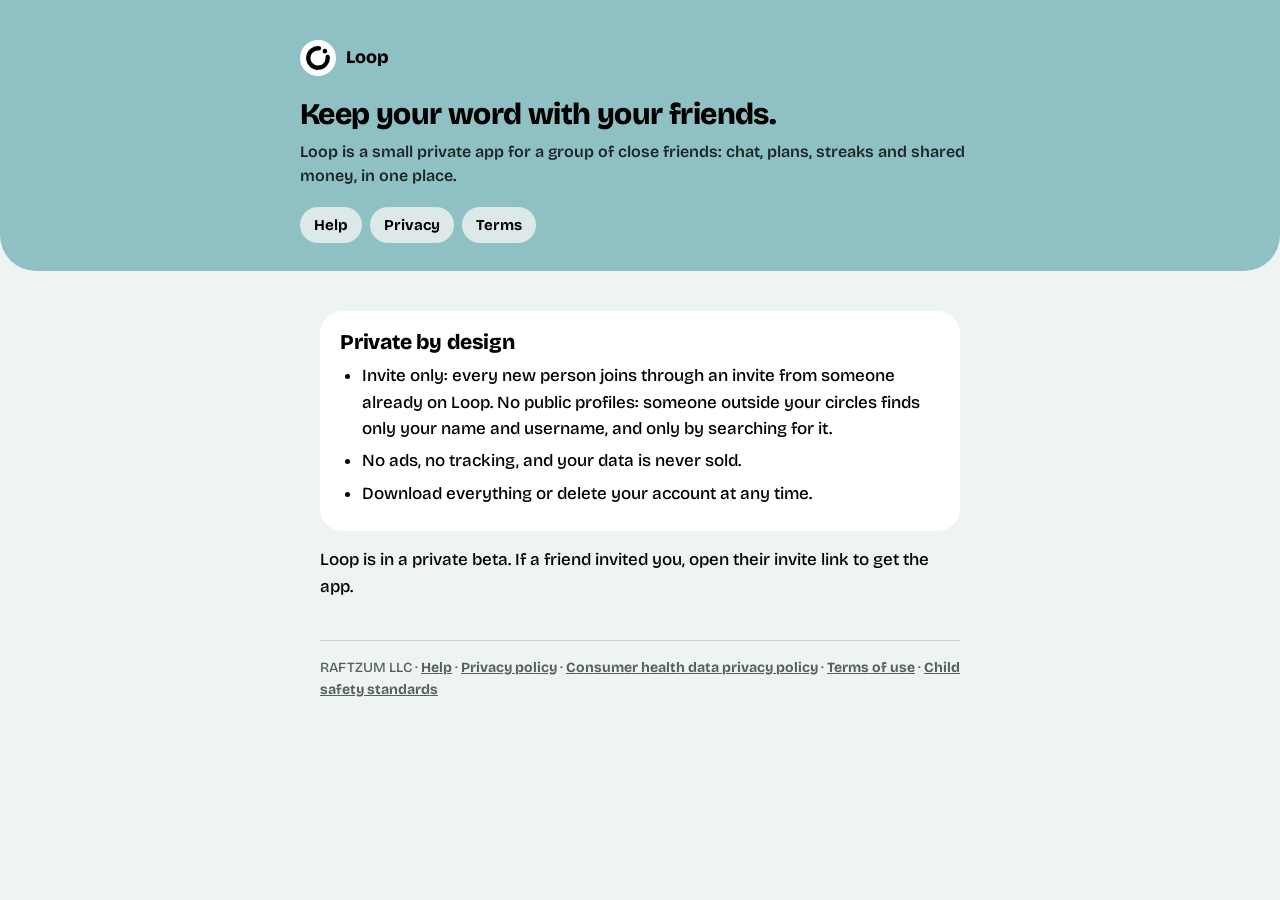
<file: index.html>
<!doctype html>
<html lang="en">
<head>
<meta charset="utf-8">
<meta name="viewport" content="width=device-width, initial-scale=1">
<title>Loop</title>
<!-- loopevery.day is Loop's own domain: its home is the Loop page in loop/. -->
<meta http-equiv="refresh" content="0; url=/loop/">
<link rel="canonical" href="https://loopevery.day/loop/">
<script>location.replace('/loop/');</script>
<style>
  body { margin: 0; min-height: 100vh; display: grid; place-items: center; background: #000000; color: #FFFFFF; font: 17px/1.45 -apple-system, BlinkMacSystemFont, "Segoe UI", Roboto, system-ui, sans-serif; }
  a { color: inherit; }
</style>
</head>
<body><p><a href="/loop/">Loop</a></p></body>
</html>
</file>
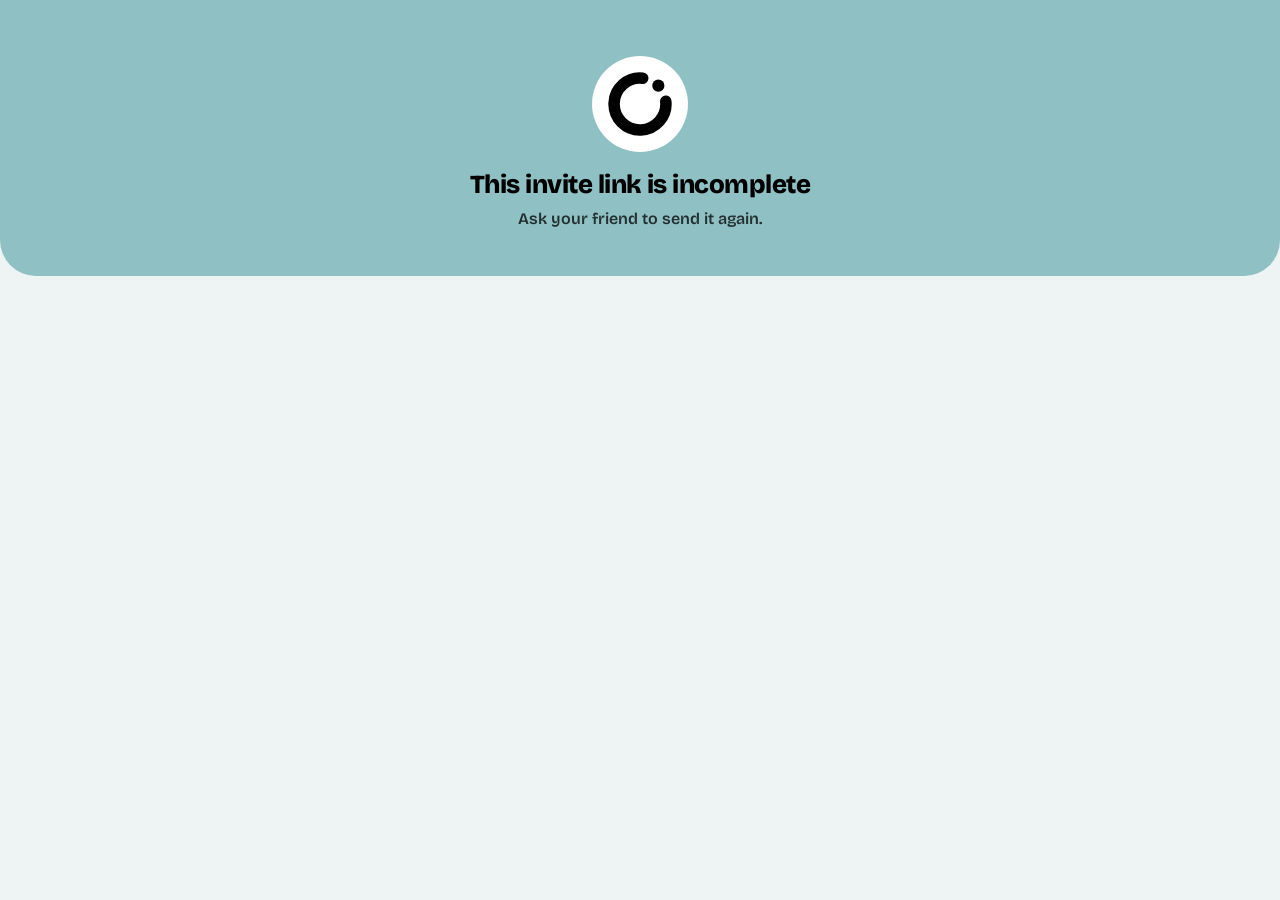
<file: i/index.html>
<!doctype html>
<html lang="en">
<head>
<meta charset="utf-8">
<meta name="viewport" content="width=device-width, initial-scale=1">
<meta name="robots" content="noindex">
<title>You're invited to Loop</title>
<link rel="preconnect" href="https://fonts.googleapis.com">
<link rel="preconnect" href="https://fonts.gstatic.com" crossorigin>
<link rel="stylesheet" href="https://fonts.googleapis.com/css2?family=Big+Shoulders+Display:wght@900&family=Bricolage+Grotesque:opsz,wght@12..96,500..800&display=swap">
<style>
  :root {
    --page: #EEF3F3; --panel: #FFFFFF; --hero: #8FC1C4; --on-hero: #000000; --tint: #DDE8E8;
    --text: #000000; --muted: #56605F; --peach: #F4B393; --on-peach: #000000; --disc: #FFFFFF; --mark: #000000;
  }
  @media (prefers-color-scheme: dark) {
    :root {
      --page: #101515; --panel: #1C2323; --hero: #1F4446; --on-hero: #FFFFFF; --tint: #2A3434;
      --text: #FFFFFF; --muted: #A3B1B0; --disc: #1C2323; --mark: #FFFFFF; color-scheme: dark;
    }
  }
  * { box-sizing: border-box; }
  body { margin: 0; background: var(--page); color: var(--text); font: 500 17px/1.4 'Bricolage Grotesque', system-ui, sans-serif; }
  .top { background: var(--hero); color: var(--on-hero); border-radius: 0 0 36px 36px; padding: 56px 24px 30px; text-align: center; }
  .top > * { max-width: 420px; margin-left: auto; margin-right: auto; }
  .disc { width: 96px; height: 96px; border-radius: 50%; background: var(--disc); display: grid; place-items: center; }
  h1 { font-size: 26px; font-weight: 800; line-height: 1.15; letter-spacing: -0.02em; margin: 18px auto 0; text-wrap: balance; overflow-wrap: anywhere; }
  .lede { margin-top: 8px; font-size: 16px; font-weight: 600; opacity: 0.75; }
  main { max-width: 420px; margin: 0 auto; padding: 26px 20px 40px; display: flex; flex-direction: column; gap: 22px; }
  .step { display: flex; gap: 12px; align-items: flex-start; }
  .step > div { flex: 1; min-width: 0; }
  .num { flex: none; width: 30px; height: 30px; border-radius: 50%; background: var(--text); color: var(--page); display: grid; place-items: center; font-size: 14px; font-weight: 800; }
  .step h2 { margin: 2px 0 0; font-size: 17px; font-weight: 700; line-height: 1.3; }
  .badges { margin-top: 10px; display: flex; flex-wrap: wrap; align-items: center; gap: 2px; margin-left: -2px; }
  .badges img { display: block; }
  .apple { height: 40px; margin: 0 4px 0 2px; }
  .google { height: 58px; }
  .note { margin: 10px 0 0; font-size: 15px; color: var(--muted); text-wrap: pretty; }
  /* The code large enough to type into Loop: in fours, two to a line on a phone, never upper-cased (codes are lowercase). */
  .code { margin-top: 10px; display: flex; flex-direction: column; align-items: flex-start; gap: 10px; }
  .code strong { align-self: stretch; background: var(--panel); border-radius: 22px; padding: 12px 18px;
    font: 900 44px/1.1 'Big Shoulders Display', 'Arial Narrow', sans-serif; letter-spacing: 0.06em; word-spacing: 0.1em;
    text-wrap: balance; user-select: all; overflow-wrap: anywhere; }
  .code button { height: 44px; padding: 0 18px; border: 0; border-radius: 22px; background: var(--tint); color: var(--text); font: inherit; font-size: 15px; font-weight: 700; cursor: pointer; }
  .open { display: flex; align-items: center; justify-content: center; height: 54px; border-radius: 27px; background: var(--peach); color: var(--on-peach);
    text-decoration: none; font-size: 17px; font-weight: 700; }
  .foot { text-align: center; font-size: 13px; color: var(--muted); }
  a:focus-visible, button:focus-visible { outline: 2px solid var(--text); outline-offset: 3px; }
  [hidden] { display: none !important; }
</style>
</head>
<body>
<header class="top">
  <div class="disc" aria-hidden="true">
    <svg width="64" height="64" viewBox="0 0 96 96" fill="none" style="color: var(--mark)">
      <path d="M86.67 43.94A38.88 38.88 0 1 1 52.06 9.33" stroke="currentColor" stroke-width="17.28" stroke-linecap="round"/>
      <circle cx="75.49" cy="20.51" r="9.12" fill="currentColor"/>
    </svg>
  </div>
  <h1 id="title">You're invited to Loop</h1>
  <p class="lede" id="lede">Loop is a small app for a group of close friends: chat, plans, streaks and shared money.</p>
</header>
<main>
  <div class="step" id="get">
    <span class="num">1</span>
    <div>
      <h2>Get Loop</h2>
      <div class="badges">
        <!-- Official artwork, unaltered. The App Store badge opens Loop's public TestFlight link while Loop is in beta;
             swap it for the App Store listing when there is one. -->
        <a href="https://testflight.apple.com/join/6u7KxSPW"><img class="apple" src="app-store-badge.svg" alt="Download on the App Store"></a>
        <a href="https://play.google.com/apps/internaltest/4701692484387899367"><img class="google" src="google-play-badge.png" alt="Get it on Google Play"></a>
      </div>
      <!-- Nothing carries the link through the store install, so it has to be tapped again (or the code typed). -->
      <p class="note">Get Loop, then come back and tap this link again.</p>
    </div>
  </div>
  <div class="step" id="enter">
    <span class="num">2</span>
    <div>
      <h2>Open Loop and enter the code</h2>
      <div class="code"><strong id="code"></strong><button id="copy" type="button">Copy</button></div>
      <!-- Big Shoulders draws a 1 like an l, and a code typed with an l matches no invite. Codes are lowercase hex. -->
      <p class="note">Invite codes have only the digits 0 to 9 and the letters a to f, so what looks like an l is a one.</p>
    </div>
  </div>
  <a id="open" class="open" href="#">I have Loop: open it</a>
  <p class="foot" id="foot">Ask whoever sent it for a new one if it has stopped working.</p>
</main>
<script>
  (function () {
    var params = new URLSearchParams(location.search);
    var code = params.get('c') || '';
    var byId = function (id) { return document.getElementById(id); };
    // A name from the link: plain text only, at most 40 characters, always set with textContent.
    var clean = function (value) {
      return (value || '').replace(/[\u0000-\u001F\u007F]/g, '').trim().slice(0, 40);
    };
    // Only what an invite code can be: 8 to 32 letters and digits. Nothing else reaches the page.
    if (!/^[a-zA-Z0-9]{8,32}$/.test(code)) {
      byId('title').textContent = 'This invite link is incomplete';
      byId('lede').textContent = 'Ask your friend to send it again.';
      byId('get').hidden = true;
      byId('enter').hidden = true;
      byId('open').hidden = true;
      byId('foot').hidden = true;
      return;
    }
    var from = clean(params.get('from'));
    var circle = clean(params.get('circle'));
    if (from && circle) byId('title').textContent = from + ' invited you to ' + circle;
    else if (from) byId('title').textContent = from + ' invited you to Loop';
    else if (circle) byId('title').textContent = "You're invited to " + circle;
    document.title = byId('title').textContent;
    byId('open').href = 'streaks://invite/' + code;
    // Shown in fours from the start ("a7f2 9c4e 8b2d 5e1f"), as the app's invite sheet shows it; Loop takes it with
    // or without the spaces. Copy still copies the bare code.
    byId('code').textContent = code.match(/.{1,4}/g).join(' ');
    byId('copy').addEventListener('click', function () {
      var button = byId('copy');
      var done = function () { button.textContent = 'Copied'; };
      // Copy gives the bare code. Where the Clipboard API is missing or refuses (some in-app browsers), it copies from
      // an off-screen text box instead; only if that fails too is the code on the page selected, to copy by hand.
      var copyFromBox = function () {
        var back = document.activeElement;
        var box = document.createElement('textarea');
        box.value = code;
        box.setAttribute('readonly', '');
        box.style.cssText = 'position: fixed; top: 0; left: -9999px; font-size: 16px;';
        document.body.appendChild(box);
        box.select();
        box.setSelectionRange(0, code.length);
        var copied = false;
        try { copied = document.execCommand('copy'); } catch (e) { copied = false; }
        document.body.removeChild(box);
        if (back && back.focus) back.focus();
        if (copied) done(); else window.getSelection().selectAllChildren(byId('code'));
      };
      if (navigator.clipboard && navigator.clipboard.writeText) {
        navigator.clipboard.writeText(code).then(done, copyFromBox);
      } else {
        copyFromBox();
      }
    });
  })();
</script>
</body>
</html>
</file>
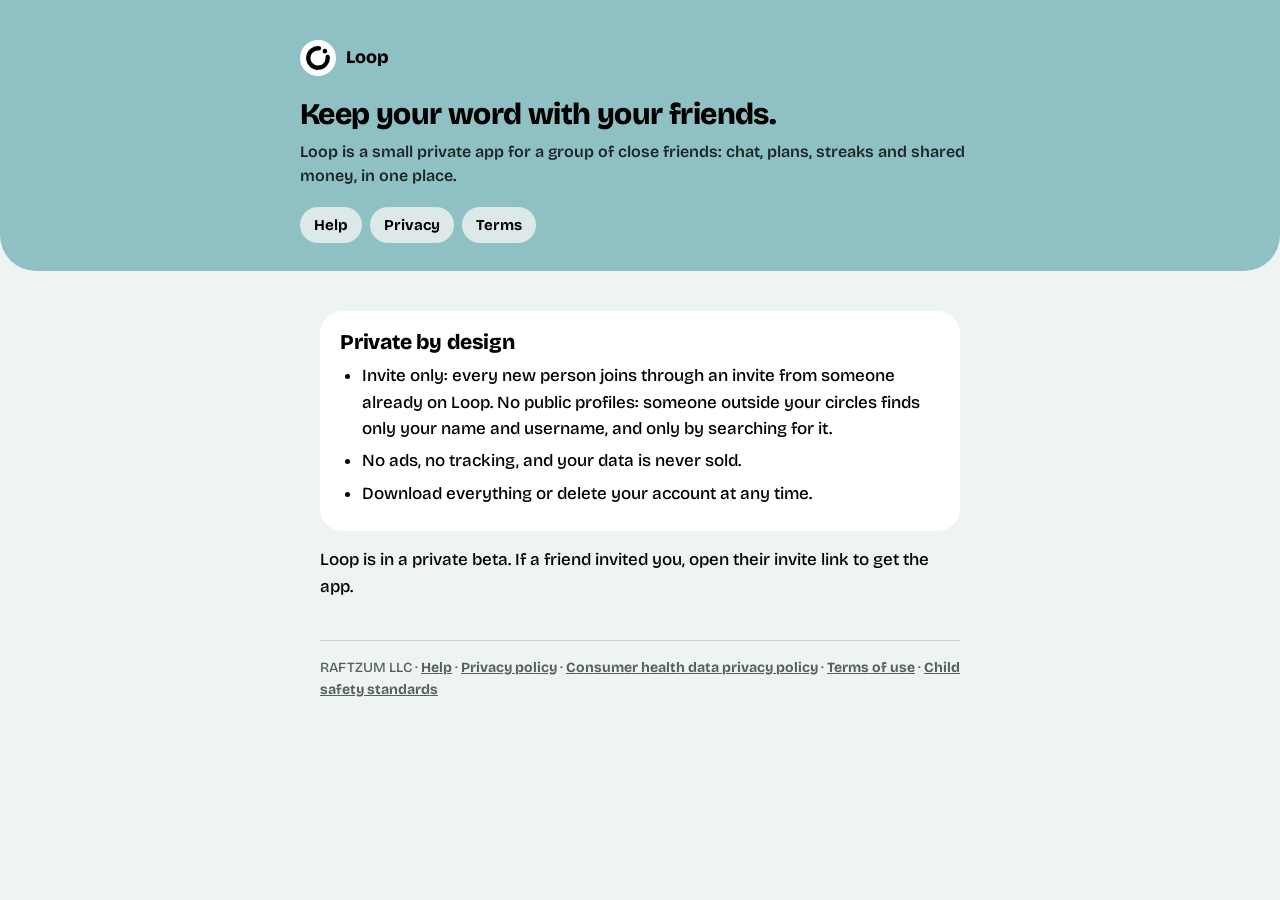
<file: loop/index.html>
<!doctype html>
<html lang="en">
<head>
<meta charset="utf-8">
<meta name="viewport" content="width=device-width, initial-scale=1">
<title>Loop</title>
<meta name="description" content="Loop is a small private app for a group of close friends: chat, plans, streaks and shared money.">
<link rel="preconnect" href="https://fonts.googleapis.com">
<link rel="preconnect" href="https://fonts.gstatic.com" crossorigin>
<link rel="stylesheet" href="https://fonts.googleapis.com/css2?family=Bricolage+Grotesque:opsz,wght@12..96,500..800&display=swap">
<link rel="stylesheet" href="site.css">
</head>
<body>
<header class="top">
  <a class="brand" href="./">
    <span class="disc" aria-hidden="true"><svg width="24" height="24" viewBox="0 0 96 96" fill="none" style="color: var(--mark)"><path d="M86.67 43.94A38.88 38.88 0 1 1 52.06 9.33" stroke="currentColor" stroke-width="17.28" stroke-linecap="round"/><circle cx="75.49" cy="20.51" r="9.12" fill="currentColor"/></svg></span>
    Loop
  </a>
  <h1>Keep your word with your friends.</h1>
  <p class="lede">Loop is a small private app for a group of close friends: chat, plans, streaks and shared money, in one place.</p>
  <nav class="pages" aria-label="Loop pages">
    <a href="support/">Help</a>
    <a href="privacy/">Privacy</a>
    <a href="terms/">Terms</a>
  </nav>
</header>
<main>
  <div class="panel">
    <h2>Private by design</h2>
    <ul>
      <li>Invite only: every new person joins through an invite from someone already on Loop. No public profiles: someone outside your circles finds only your name and username, and only by searching for it.</li>
      <li>No ads, no tracking, and your data is never sold.</li>
      <li>Download everything or delete your account at any time.</li>
    </ul>
  </div>
  <p>Loop is in a private beta. If a friend invited you, open their invite link to get the app.</p>
  <p class="foot">RAFTZUM LLC · <a href="support/">Help</a> · <a href="privacy/">Privacy policy</a> · <a href="health-data/">Consumer health data privacy policy</a> · <a href="terms/">Terms of use</a> · <a href="child-safety/">Child safety standards</a></p>
</main>
</body>
</html>
</file>
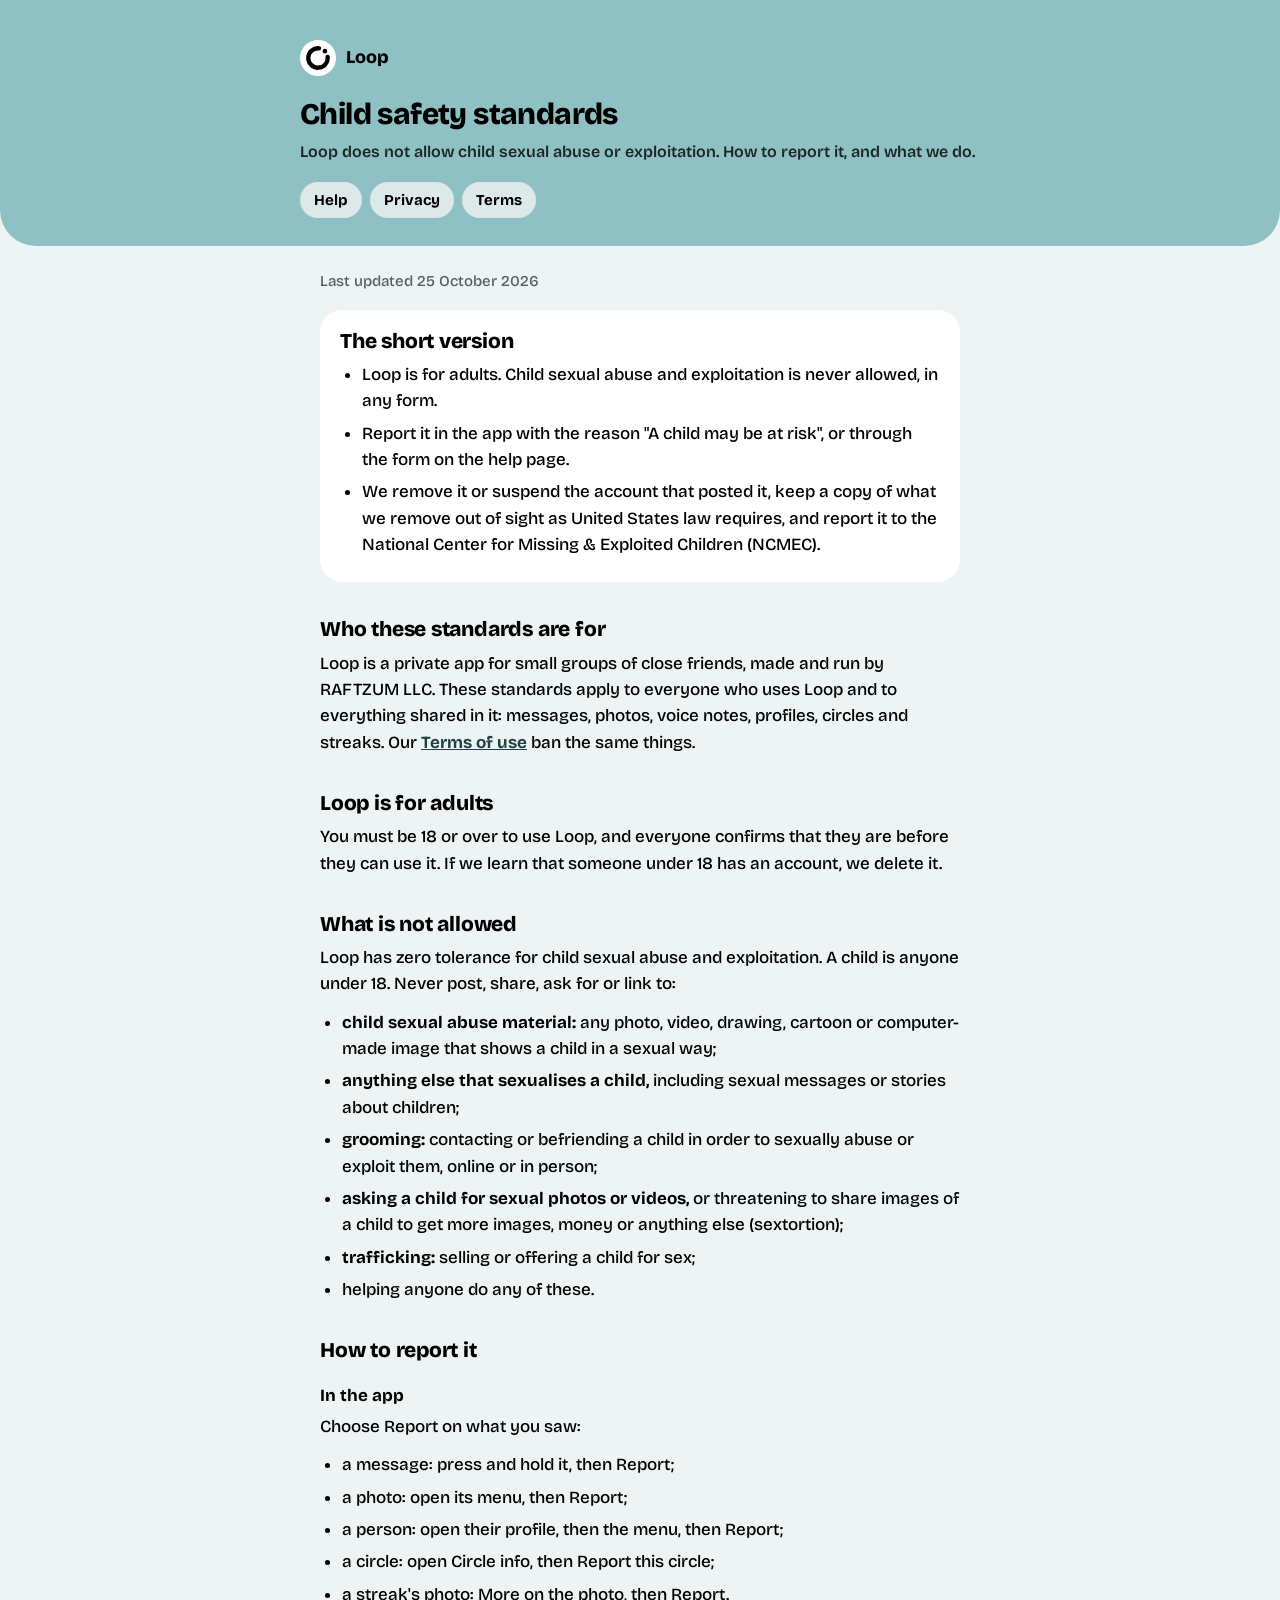
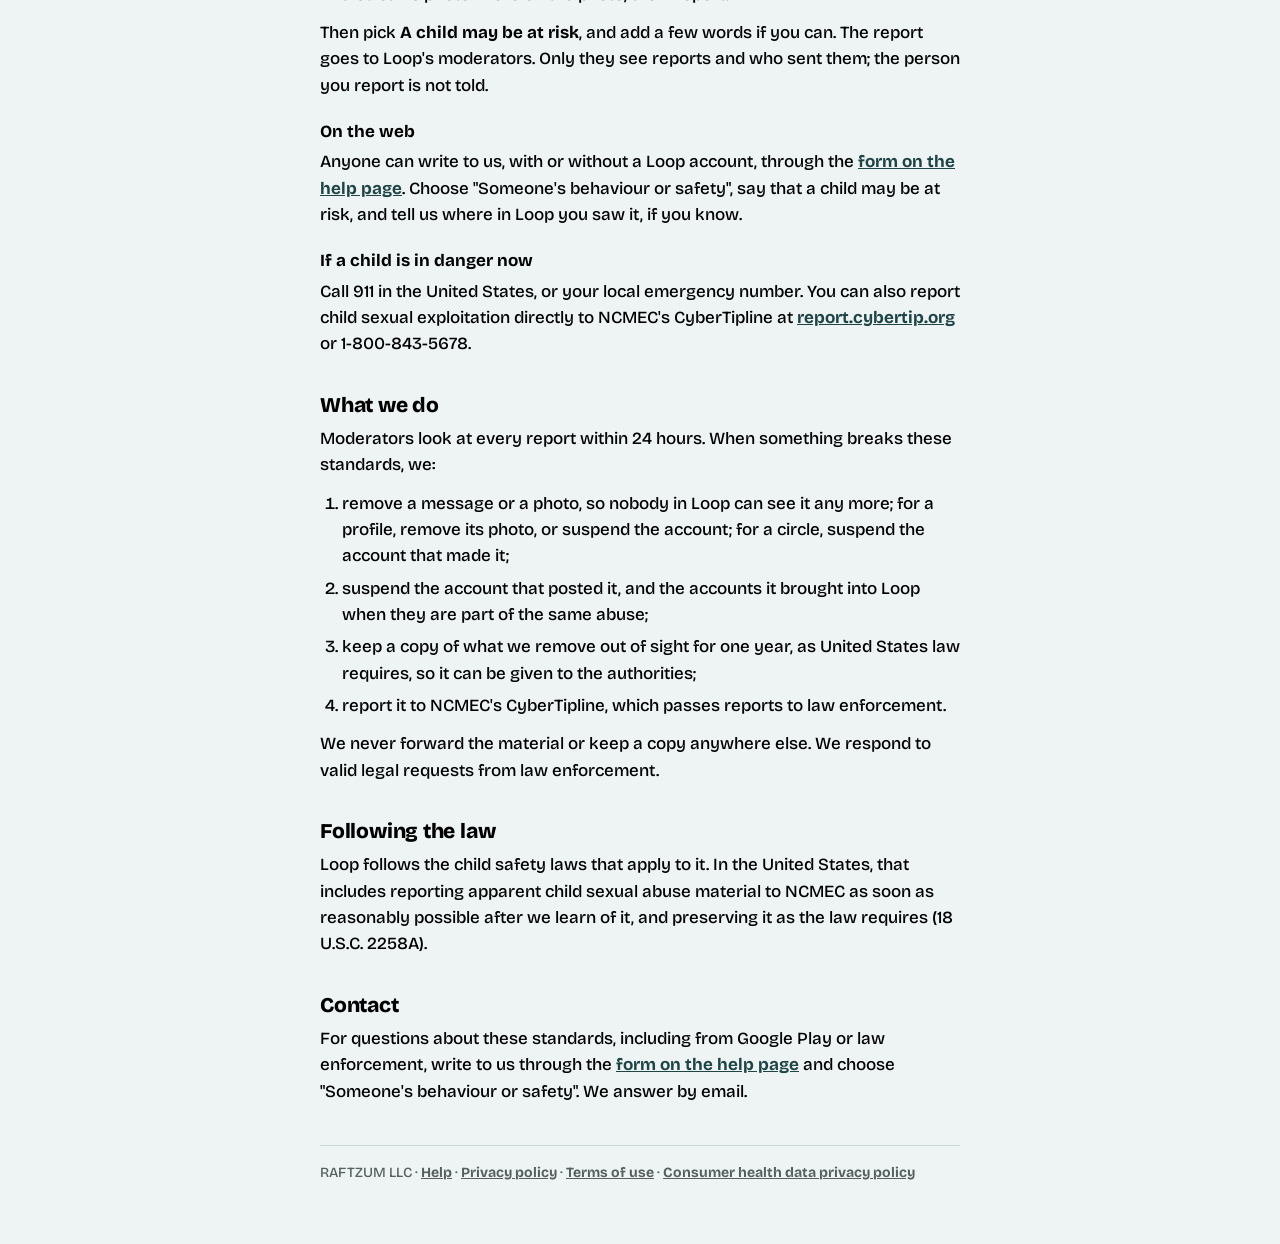
<file: loop/child-safety/index.html>
<!doctype html>
<html lang="en">
<head>
<meta charset="utf-8">
<meta name="viewport" content="width=device-width, initial-scale=1">
<title>Loop child safety standards</title>
<meta name="description" content="Loop's standards against child sexual abuse and exploitation: what is banned, how to report it, and what we do.">
<link rel="preconnect" href="https://fonts.googleapis.com">
<link rel="preconnect" href="https://fonts.gstatic.com" crossorigin>
<link rel="stylesheet" href="https://fonts.googleapis.com/css2?family=Bricolage+Grotesque:opsz,wght@12..96,500..800&display=swap">
<link rel="stylesheet" href="../site.css">
</head>
<body>
<header class="top">
  <a class="brand" href="../">
    <span class="disc" aria-hidden="true"><svg width="24" height="24" viewBox="0 0 96 96" fill="none" style="color: var(--mark)"><path d="M86.67 43.94A38.88 38.88 0 1 1 52.06 9.33" stroke="currentColor" stroke-width="17.28" stroke-linecap="round"/><circle cx="75.49" cy="20.51" r="9.12" fill="currentColor"/></svg></span>
    Loop
  </a>
  <h1>Child safety standards</h1>
  <p class="lede">Loop does not allow child sexual abuse or exploitation. How to report it, and what we do.</p>
  <nav class="pages" aria-label="Loop pages">
    <a href="../support/">Help</a>
    <a href="../privacy/">Privacy</a>
    <a href="../terms/">Terms</a>
  </nav>
</header>
<main>
  <p class="date">Last updated 25 October 2026</p>

  <div class="panel">
    <h2>The short version</h2>
    <ul>
      <li>Loop is for adults. Child sexual abuse and exploitation is never allowed, in any form.</li>
      <li>Report it in the app with the reason "A child may be at risk", or through the form on the help page.</li>
      <li>We remove it or suspend the account that posted it, keep a copy of what we remove out of sight as United States law requires, and report it to the National Center for Missing &amp; Exploited Children (NCMEC).</li>
    </ul>
  </div>

  <h2>Who these standards are for</h2>
  <p>Loop is a private app for small groups of close friends, made and run by RAFTZUM LLC. These standards apply to everyone who uses Loop and to everything shared in it: messages, photos, voice notes, profiles, circles and streaks. Our <a href="../terms/">Terms of use</a> ban the same things.</p>

  <h2>Loop is for adults</h2>
  <p>You must be 18 or over to use Loop, and everyone confirms that they are before they can use it. If we learn that someone under 18 has an account, we delete it.</p>

  <h2>What is not allowed</h2>
  <p>Loop has zero tolerance for child sexual abuse and exploitation. A child is anyone under 18. Never post, share, ask for or link to:</p>
  <ul>
    <li><strong>child sexual abuse material:</strong> any photo, video, drawing, cartoon or computer-made image that shows a child in a sexual way;</li>
    <li><strong>anything else that sexualises a child,</strong> including sexual messages or stories about children;</li>
    <li><strong>grooming:</strong> contacting or befriending a child in order to sexually abuse or exploit them, online or in person;</li>
    <li><strong>asking a child for sexual photos or videos,</strong> or threatening to share images of a child to get more images, money or anything else (sextortion);</li>
    <li><strong>trafficking:</strong> selling or offering a child for sex;</li>
    <li>helping anyone do any of these.</li>
  </ul>

  <h2>How to report it</h2>
  <h3>In the app</h3>
  <p>Choose Report on what you saw:</p>
  <ul>
    <li>a message: press and hold it, then Report;</li>
    <li>a photo: open its menu, then Report;</li>
    <li>a person: open their profile, then the menu, then Report;</li>
    <li>a circle: open Circle info, then Report this circle;</li>
    <li>a streak's photo: More on the photo, then Report.</li>
  </ul>
  <p>Then pick <strong>A child may be at risk</strong>, and add a few words if you can. The report goes to Loop's moderators. Only they see reports and who sent them; the person you report is not told.</p>
  <h3>On the web</h3>
  <p>Anyone can write to us, with or without a Loop account, through the <a href="../support/?topic=safety#contact">form on the help page</a>. Choose "Someone's behaviour or safety", say that a child may be at risk, and tell us where in Loop you saw it, if you know.</p>
  <h3>If a child is in danger now</h3>
  <p>Call 911 in the United States, or your local emergency number. You can also report child sexual exploitation directly to NCMEC's CyberTipline at <a href="https://report.cybertip.org">report.cybertip.org</a> or 1-800-843-5678.</p>

  <h2>What we do</h2>
  <p>Moderators look at every report within 24 hours. When something breaks these standards, we:</p>
  <ol>
    <li>remove a message or a photo, so nobody in Loop can see it any more; for a profile, remove its photo, or suspend the account; for a circle, suspend the account that made it;</li>
    <li>suspend the account that posted it, and the accounts it brought into Loop when they are part of the same abuse;</li>
    <li>keep a copy of what we remove out of sight for one year, as United States law requires, so it can be given to the authorities;</li>
    <li>report it to NCMEC's CyberTipline, which passes reports to law enforcement.</li>
  </ol>
  <p>We never forward the material or keep a copy anywhere else. We respond to valid legal requests from law enforcement.</p>

  <h2>Following the law</h2>
  <p>Loop follows the child safety laws that apply to it. In the United States, that includes reporting apparent child sexual abuse material to NCMEC as soon as reasonably possible after we learn of it, and preserving it as the law requires (18 U.S.C. 2258A).</p>

  <h2>Contact</h2>
  <p>For questions about these standards, including from Google Play or law enforcement, write to us through the <a href="../support/?topic=safety#contact">form on the help page</a> and choose "Someone's behaviour or safety". We answer by email.</p>

  <p class="foot">RAFTZUM LLC · <a href="../support/">Help</a> · <a href="../privacy/">Privacy policy</a> · <a href="../terms/">Terms of use</a> · <a href="../health-data/">Consumer health data privacy policy</a></p>
</main>
</body>
</html>
</file>
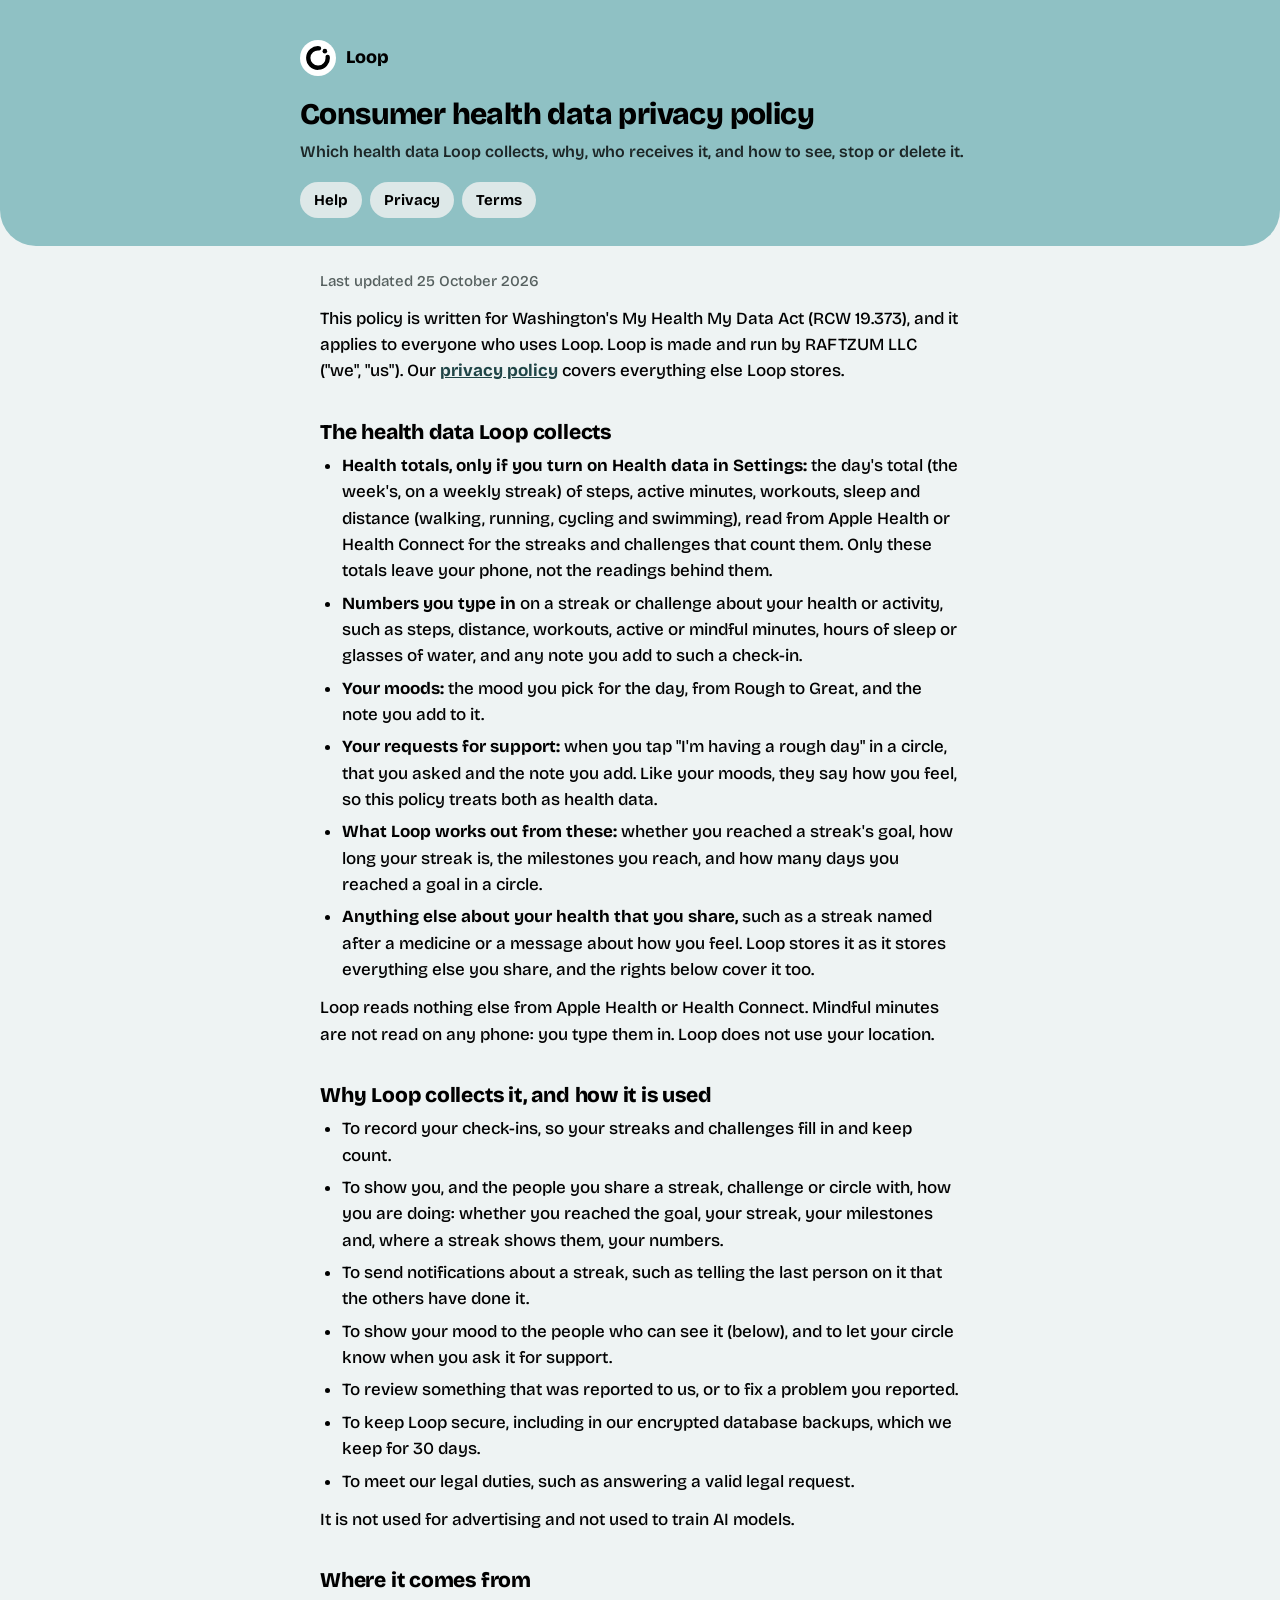
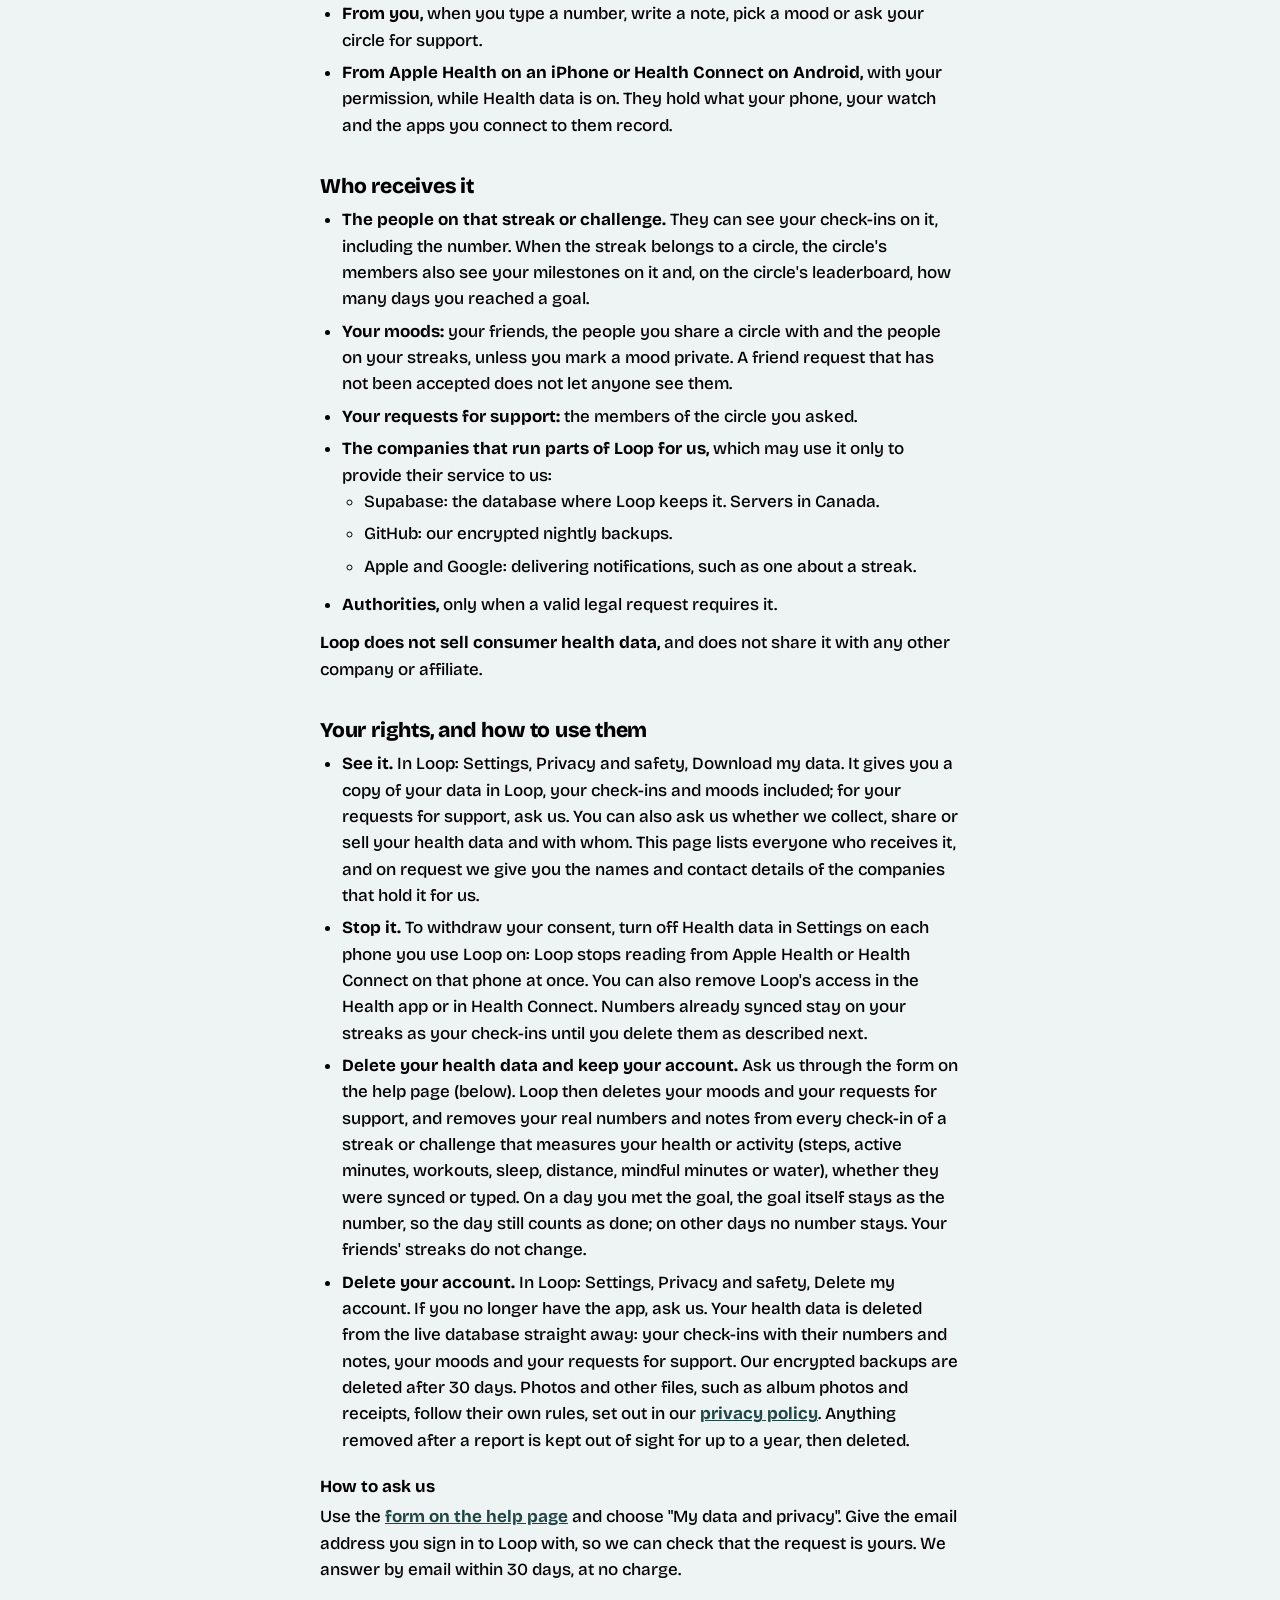
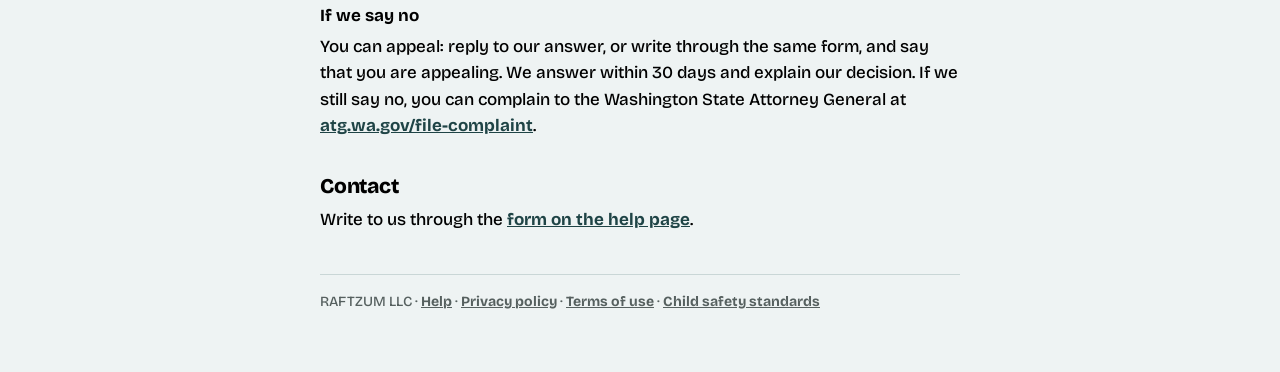
<file: loop/health-data/index.html>
<!doctype html>
<html lang="en">
<head>
<meta charset="utf-8">
<meta name="viewport" content="width=device-width, initial-scale=1">
<title>Loop consumer health data privacy policy</title>
<meta name="description" content="Which health data Loop collects, why, who receives it, and how to see, stop or delete it.">
<link rel="preconnect" href="https://fonts.googleapis.com">
<link rel="preconnect" href="https://fonts.gstatic.com" crossorigin>
<link rel="stylesheet" href="https://fonts.googleapis.com/css2?family=Bricolage+Grotesque:opsz,wght@12..96,500..800&display=swap">
<link rel="stylesheet" href="../site.css">
</head>
<body>
<header class="top">
  <a class="brand" href="../">
    <span class="disc" aria-hidden="true"><svg width="24" height="24" viewBox="0 0 96 96" fill="none" style="color: var(--mark)"><path d="M86.67 43.94A38.88 38.88 0 1 1 52.06 9.33" stroke="currentColor" stroke-width="17.28" stroke-linecap="round"/><circle cx="75.49" cy="20.51" r="9.12" fill="currentColor"/></svg></span>
    Loop
  </a>
  <h1>Consumer health data privacy policy</h1>
  <p class="lede">Which health data Loop collects, why, who receives it, and how to see, stop or delete it.</p>
  <nav class="pages" aria-label="Loop pages">
    <a href="../support/">Help</a>
    <a href="../privacy/">Privacy</a>
    <a href="../terms/">Terms</a>
  </nav>
</header>
<main>
  <p class="date">Last updated 25 October 2026</p>

  <p>This policy is written for Washington's My Health My Data Act (RCW 19.373), and it applies to everyone who uses Loop. Loop is made and run by RAFTZUM LLC ("we", "us"). Our <a href="../privacy/">privacy policy</a> covers everything else Loop stores.</p>

  <h2>The health data Loop collects</h2>
  <ul>
    <li><strong>Health totals, only if you turn on Health data in Settings:</strong> the day's total (the week's, on a weekly streak) of steps, active minutes, workouts, sleep and distance (walking, running, cycling and swimming), read from Apple Health or Health Connect for the streaks and challenges that count them. Only these totals leave your phone, not the readings behind them.</li>
    <li><strong>Numbers you type in</strong> on a streak or challenge about your health or activity, such as steps, distance, workouts, active or mindful minutes, hours of sleep or glasses of water, and any note you add to such a check-in.</li>
    <li><strong>Your moods:</strong> the mood you pick for the day, from Rough to Great, and the note you add to it.</li>
    <li><strong>Your requests for support:</strong> when you tap "I'm having a rough day" in a circle, that you asked and the note you add. Like your moods, they say how you feel, so this policy treats both as health data.</li>
    <li><strong>What Loop works out from these:</strong> whether you reached a streak's goal, how long your streak is, the milestones you reach, and how many days you reached a goal in a circle.</li>
    <li><strong>Anything else about your health that you share,</strong> such as a streak named after a medicine or a message about how you feel. Loop stores it as it stores everything else you share, and the rights below cover it too.</li>
  </ul>
  <p>Loop reads nothing else from Apple Health or Health Connect. Mindful minutes are not read on any phone: you type them in. Loop does not use your location.</p>

  <h2>Why Loop collects it, and how it is used</h2>
  <ul>
    <li>To record your check-ins, so your streaks and challenges fill in and keep count.</li>
    <li>To show you, and the people you share a streak, challenge or circle with, how you are doing: whether you reached the goal, your streak, your milestones and, where a streak shows them, your numbers.</li>
    <li>To send notifications about a streak, such as telling the last person on it that the others have done it.</li>
    <li>To show your mood to the people who can see it (below), and to let your circle know when you ask it for support.</li>
    <li>To review something that was reported to us, or to fix a problem you reported.</li>
    <li>To keep Loop secure, including in our encrypted database backups, which we keep for 30 days.</li>
    <li>To meet our legal duties, such as answering a valid legal request.</li>
  </ul>
  <p>It is not used for advertising and not used to train AI models.</p>

  <h2>Where it comes from</h2>
  <ul>
    <li><strong>From you,</strong> when you type a number, write a note, pick a mood or ask your circle for support.</li>
    <li><strong>From Apple Health on an iPhone or Health Connect on Android,</strong> with your permission, while Health data is on. They hold what your phone, your watch and the apps you connect to them record.</li>
  </ul>

  <h2>Who receives it</h2>
  <ul>
    <li><strong>The people on that streak or challenge.</strong> They can see your check-ins on it, including the number. When the streak belongs to a circle, the circle's members also see your milestones on it and, on the circle's leaderboard, how many days you reached a goal.</li>
    <li><strong>Your moods:</strong> your friends, the people you share a circle with and the people on your streaks, unless you mark a mood private. A friend request that has not been accepted does not let anyone see them.</li>
    <li><strong>Your requests for support:</strong> the members of the circle you asked.</li>
    <li><strong>The companies that run parts of Loop for us,</strong> which may use it only to provide their service to us:
      <ul>
        <li>Supabase: the database where Loop keeps it. Servers in Canada.</li>
        <li>GitHub: our encrypted nightly backups.</li>
        <li>Apple and Google: delivering notifications, such as one about a streak.</li>
      </ul>
    </li>
    <li><strong>Authorities,</strong> only when a valid legal request requires it.</li>
  </ul>
  <p><strong>Loop does not sell consumer health data,</strong> and does not share it with any other company or affiliate.</p>

  <h2>Your rights, and how to use them</h2>
  <ul>
    <li><strong>See it.</strong> In Loop: Settings, Privacy and safety, Download my data. It gives you a copy of your data in Loop, your check-ins and moods included; for your requests for support, ask us. You can also ask us whether we collect, share or sell your health data and with whom. This page lists everyone who receives it, and on request we give you the names and contact details of the companies that hold it for us.</li>
    <li><strong>Stop it.</strong> To withdraw your consent, turn off Health data in Settings on each phone you use Loop on: Loop stops reading from Apple Health or Health Connect on that phone at once. You can also remove Loop's access in the Health app or in Health Connect. Numbers already synced stay on your streaks as your check-ins until you delete them as described next.</li>
    <li><strong>Delete your health data and keep your account.</strong> Ask us through the form on the help page (below). Loop then deletes your moods and your requests for support, and removes your real numbers and notes from every check-in of a streak or challenge that measures your health or activity (steps, active minutes, workouts, sleep, distance, mindful minutes or water), whether they were synced or typed. On a day you met the goal, the goal itself stays as the number, so the day still counts as done; on other days no number stays. Your friends' streaks do not change.</li>
    <li><strong>Delete your account.</strong> In Loop: Settings, Privacy and safety, Delete my account. If you no longer have the app, ask us. Your health data is deleted from the live database straight away: your check-ins with their numbers and notes, your moods and your requests for support. Our encrypted backups are deleted after 30 days. Photos and other files, such as album photos and receipts, follow their own rules, set out in our <a href="../privacy/">privacy policy</a>. Anything removed after a report is kept out of sight for up to a year, then deleted.</li>
  </ul>
  <h3>How to ask us</h3>
  <p>Use the <a href="../support/?topic=privacy#contact">form on the help page</a> and choose "My data and privacy". Give the email address you sign in to Loop with, so we can check that the request is yours. We answer by email within 30 days, at no charge.</p>
  <h3>If we say no</h3>
  <p>You can appeal: reply to our answer, or write through the same form, and say that you are appealing. We answer within 30 days and explain our decision. If we still say no, you can complain to the Washington State Attorney General at <a href="https://www.atg.wa.gov/file-complaint">atg.wa.gov/file-complaint</a>.</p>

  <h2>Contact</h2>
  <p>Write to us through the <a href="../support/?topic=privacy#contact">form on the help page</a>.</p>

  <p class="foot">RAFTZUM LLC · <a href="../support/">Help</a> · <a href="../privacy/">Privacy policy</a> · <a href="../terms/">Terms of use</a> · <a href="../child-safety/">Child safety standards</a></p>
</main>
</body>
</html>
</file>
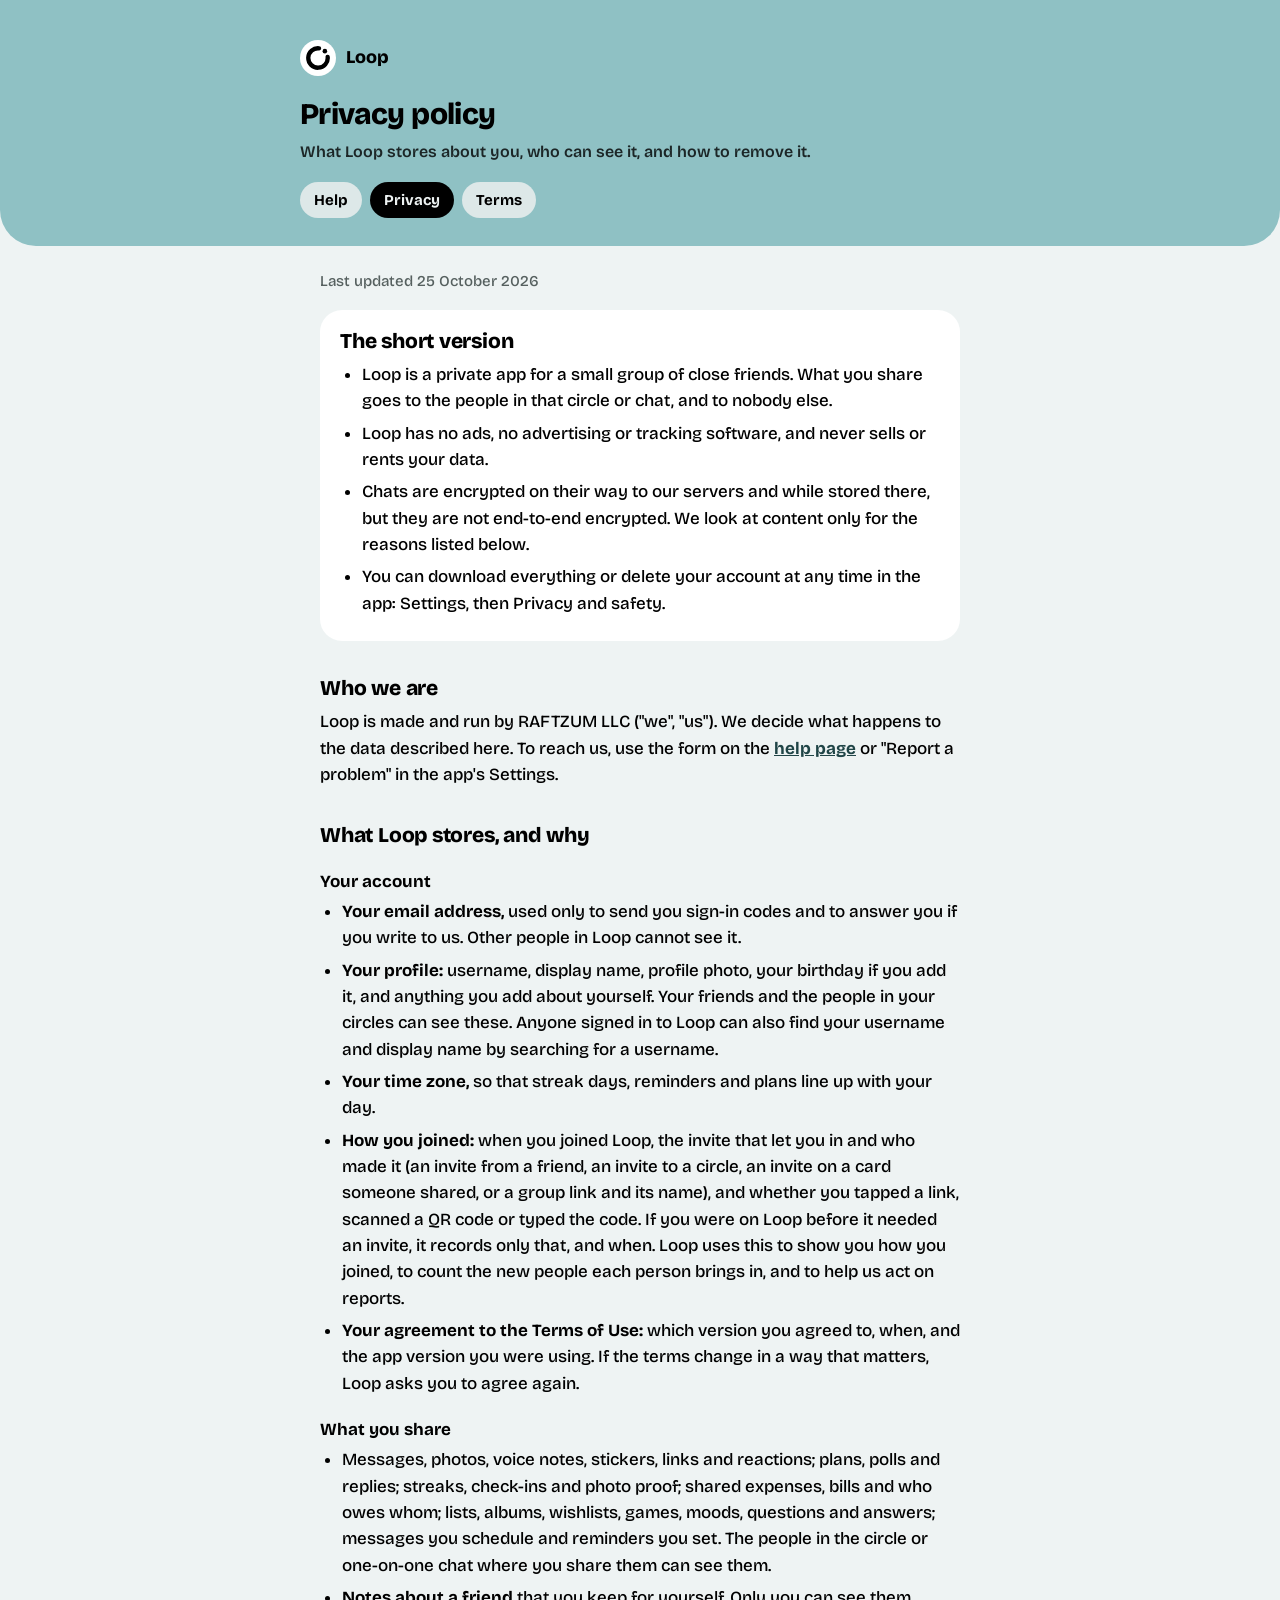
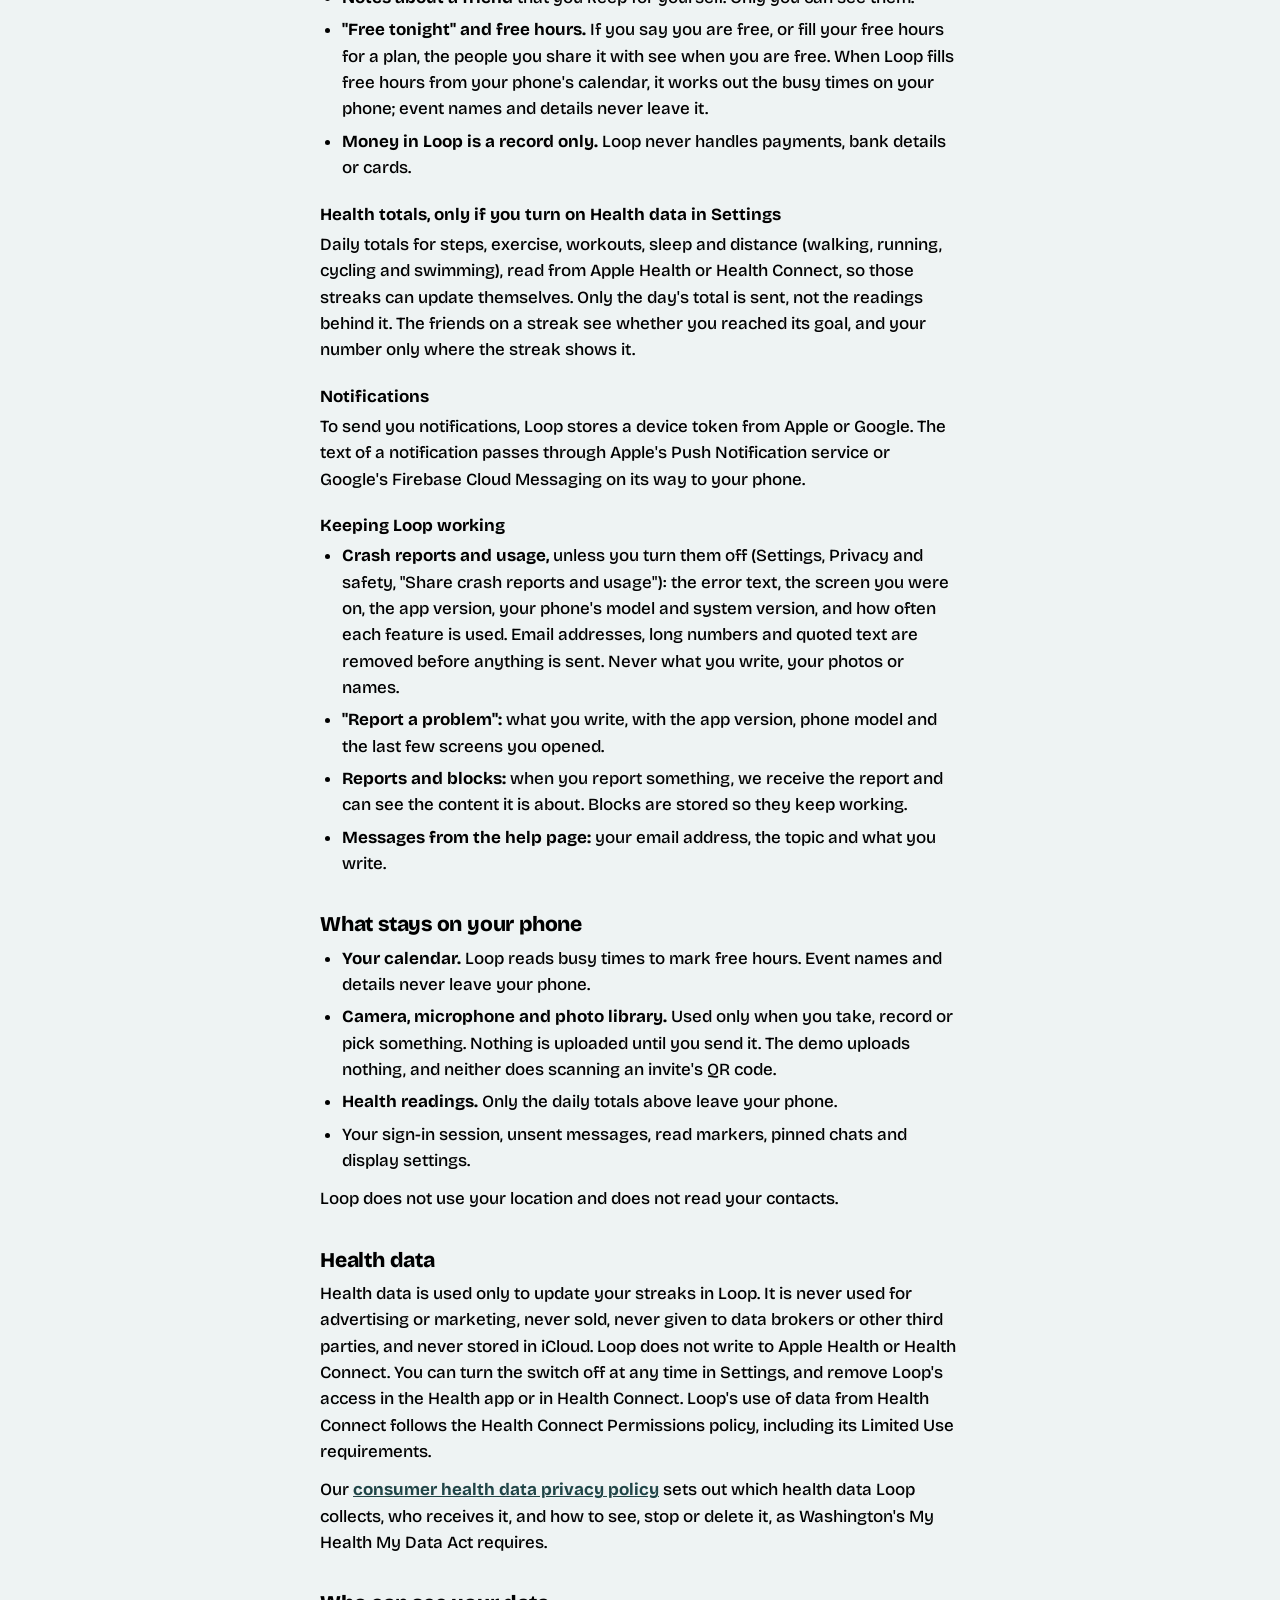
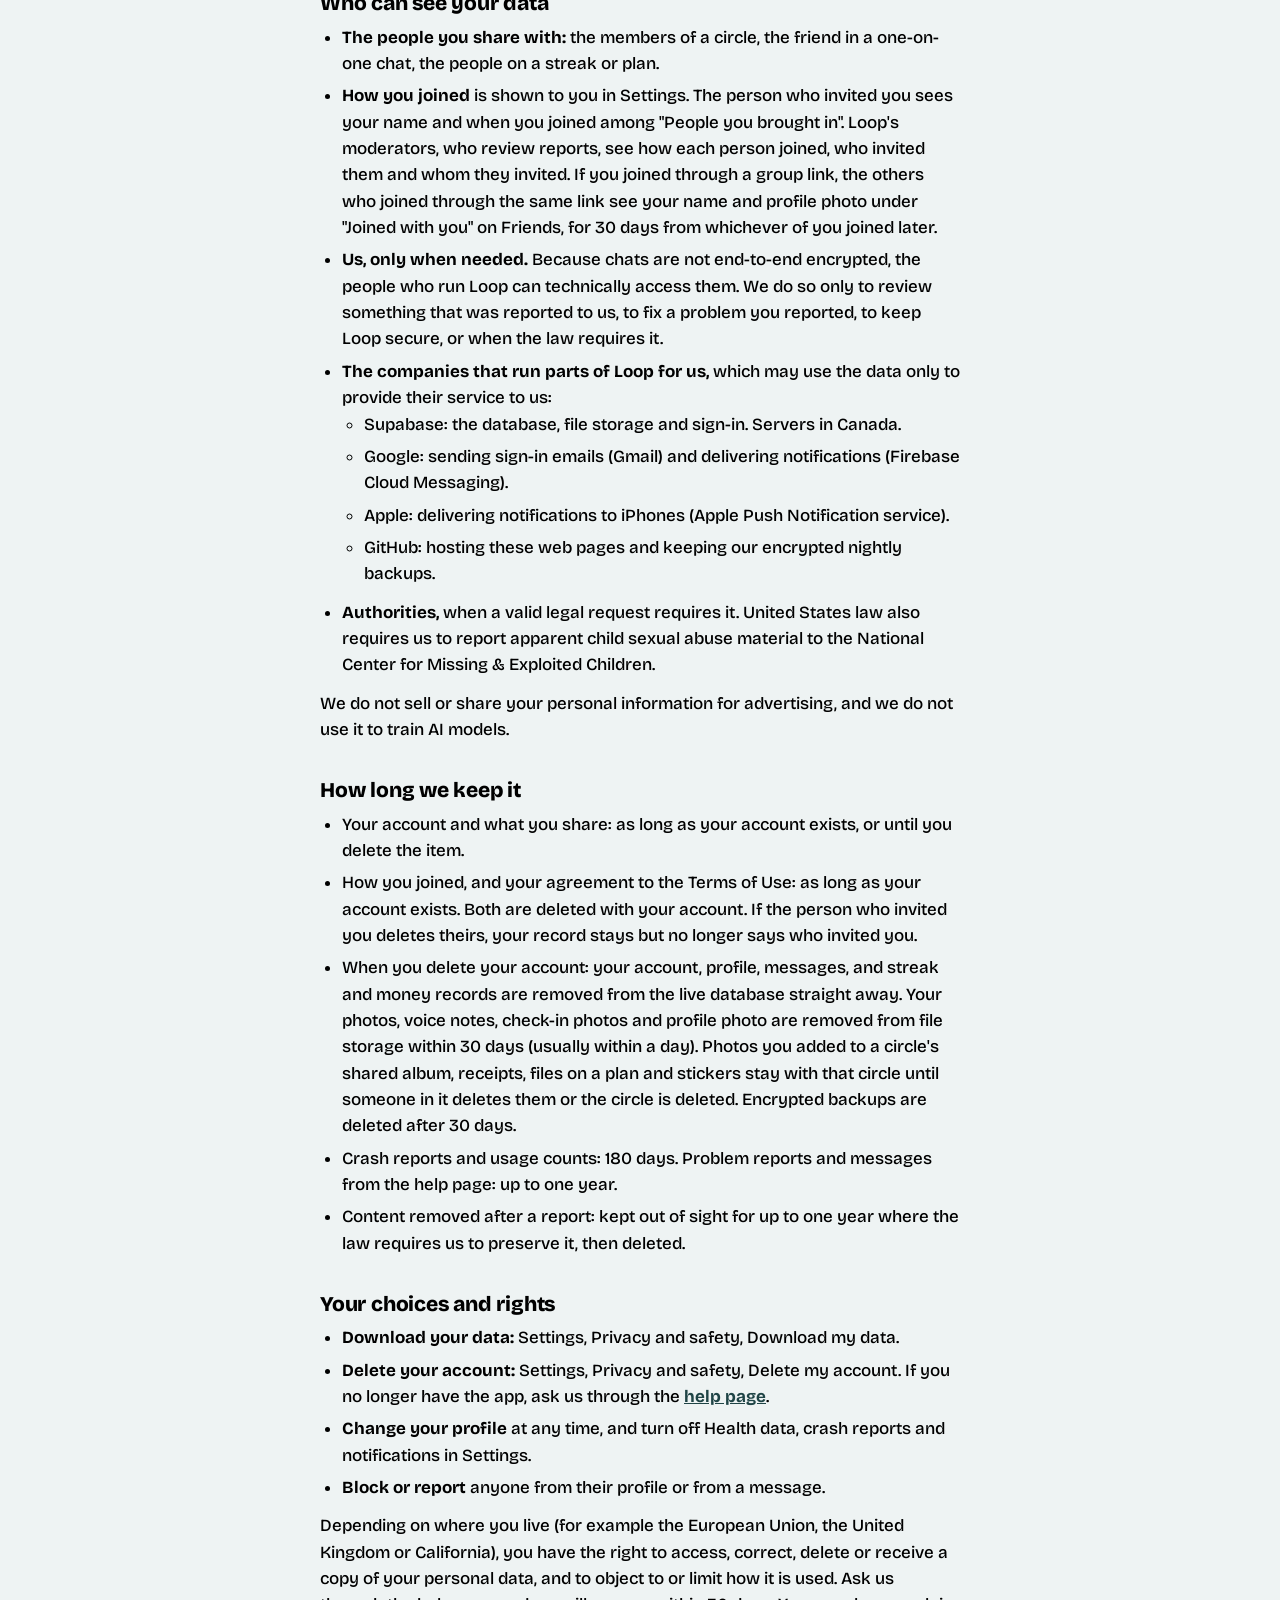
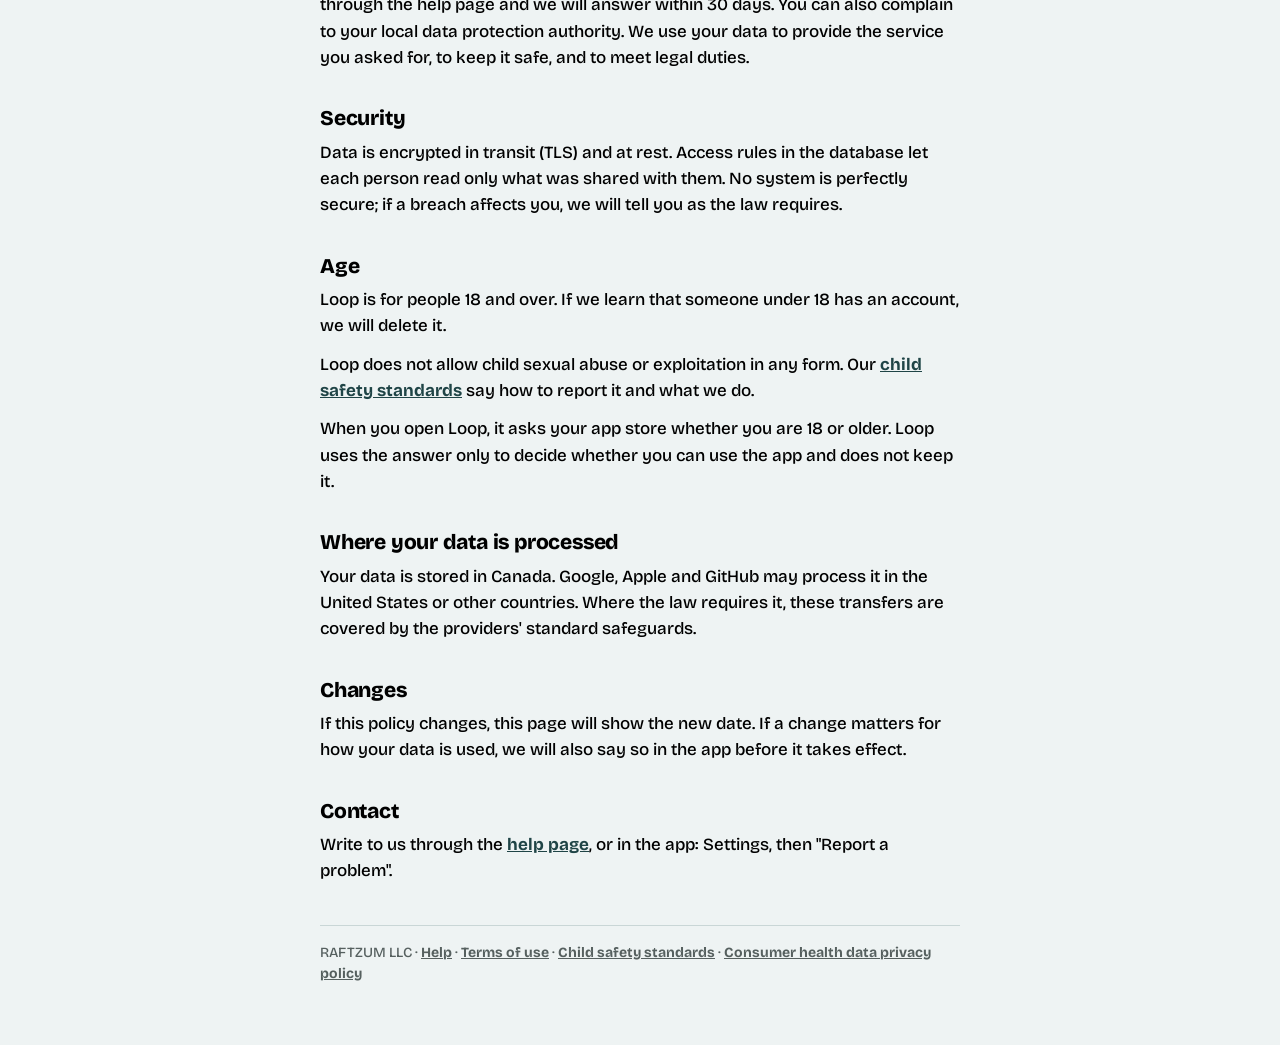
<file: loop/privacy/index.html>
<!doctype html>
<html lang="en">
<head>
<meta charset="utf-8">
<meta name="viewport" content="width=device-width, initial-scale=1">
<title>Loop privacy policy</title>
<meta name="description" content="What Loop stores about you, who can see it, and how to remove it.">
<link rel="preconnect" href="https://fonts.googleapis.com">
<link rel="preconnect" href="https://fonts.gstatic.com" crossorigin>
<link rel="stylesheet" href="https://fonts.googleapis.com/css2?family=Bricolage+Grotesque:opsz,wght@12..96,500..800&display=swap">
<link rel="stylesheet" href="../site.css">
</head>
<body>
<header class="top">
  <a class="brand" href="../">
    <span class="disc" aria-hidden="true"><svg width="24" height="24" viewBox="0 0 96 96" fill="none" style="color: var(--mark)"><path d="M86.67 43.94A38.88 38.88 0 1 1 52.06 9.33" stroke="currentColor" stroke-width="17.28" stroke-linecap="round"/><circle cx="75.49" cy="20.51" r="9.12" fill="currentColor"/></svg></span>
    Loop
  </a>
  <h1>Privacy policy</h1>
  <p class="lede">What Loop stores about you, who can see it, and how to remove it.</p>
  <nav class="pages" aria-label="Loop pages">
    <a href="../support/">Help</a>
    <a href="./" aria-current="page">Privacy</a>
    <a href="../terms/">Terms</a>
  </nav>
</header>
<main>
  <p class="date">Last updated 25 October 2026</p>

  <div class="panel">
    <h2>The short version</h2>
    <ul>
      <li>Loop is a private app for a small group of close friends. What you share goes to the people in that circle or chat, and to nobody else.</li>
      <li>Loop has no ads, no advertising or tracking software, and never sells or rents your data.</li>
      <li>Chats are encrypted on their way to our servers and while stored there, but they are not end-to-end encrypted. We look at content only for the reasons listed below.</li>
      <li>You can download everything or delete your account at any time in the app: Settings, then Privacy and safety.</li>
    </ul>
  </div>

  <h2>Who we are</h2>
  <p>Loop is made and run by RAFTZUM LLC ("we", "us"). We decide what happens to the data described here. To reach us, use the form on the <a href="../support/">help page</a> or "Report a problem" in the app's Settings.</p>

  <h2>What Loop stores, and why</h2>
  <h3>Your account</h3>
  <ul>
    <li><strong>Your email address,</strong> used only to send you sign-in codes and to answer you if you write to us. Other people in Loop cannot see it.</li>
    <li><strong>Your profile:</strong> username, display name, profile photo, your birthday if you add it, and anything you add about yourself. Your friends and the people in your circles can see these. Anyone signed in to Loop can also find your username and display name by searching for a username.</li>
    <li><strong>Your time zone,</strong> so that streak days, reminders and plans line up with your day.</li>
    <li><strong>How you joined:</strong> when you joined Loop, the invite that let you in and who made it (an invite from a friend, an invite to a circle, an invite on a card someone shared, or a group link and its name), and whether you tapped a link, scanned a QR code or typed the code. If you were on Loop before it needed an invite, it records only that, and when. Loop uses this to show you how you joined, to count the new people each person brings in, and to help us act on reports.</li>
    <li><strong>Your agreement to the Terms of Use:</strong> which version you agreed to, when, and the app version you were using. If the terms change in a way that matters, Loop asks you to agree again.</li>
  </ul>
  <h3>What you share</h3>
  <ul>
    <li>Messages, photos, voice notes, stickers, links and reactions; plans, polls and replies; streaks, check-ins and photo proof; shared expenses, bills and who owes whom; lists, albums, wishlists, games, moods, questions and answers; messages you schedule and reminders you set. The people in the circle or one-on-one chat where you share them can see them.</li>
    <li><strong>Notes about a friend</strong> that you keep for yourself. Only you can see them.</li>
    <li><strong>"Free tonight" and free hours.</strong> If you say you are free, or fill your free hours for a plan, the people you share it with see when you are free. When Loop fills free hours from your phone's calendar, it works out the busy times on your phone; event names and details never leave it.</li>
    <li><strong>Money in Loop is a record only.</strong> Loop never handles payments, bank details or cards.</li>
  </ul>
  <h3>Health totals, only if you turn on Health data in Settings</h3>
  <p>Daily totals for steps, exercise, workouts, sleep and distance (walking, running, cycling and swimming), read from Apple Health or Health Connect, so those streaks can update themselves. Only the day's total is sent, not the readings behind it. The friends on a streak see whether you reached its goal, and your number only where the streak shows it.</p>
  <h3>Notifications</h3>
  <p>To send you notifications, Loop stores a device token from Apple or Google. The text of a notification passes through Apple's Push Notification service or Google's Firebase Cloud Messaging on its way to your phone.</p>
  <h3>Keeping Loop working</h3>
  <ul>
    <li><strong>Crash reports and usage,</strong> unless you turn them off (Settings, Privacy and safety, "Share crash reports and usage"): the error text, the screen you were on, the app version, your phone's model and system version, and how often each feature is used. Email addresses, long numbers and quoted text are removed before anything is sent. Never what you write, your photos or names.</li>
    <li><strong>"Report a problem":</strong> what you write, with the app version, phone model and the last few screens you opened.</li>
    <li><strong>Reports and blocks:</strong> when you report something, we receive the report and can see the content it is about. Blocks are stored so they keep working.</li>
    <li><strong>Messages from the help page:</strong> your email address, the topic and what you write.</li>
  </ul>

  <h2>What stays on your phone</h2>
  <ul>
    <li><strong>Your calendar.</strong> Loop reads busy times to mark free hours. Event names and details never leave your phone.</li>
    <li><strong>Camera, microphone and photo library.</strong> Used only when you take, record or pick something. Nothing is uploaded until you send it. The demo uploads nothing, and neither does scanning an invite's QR code.</li>
    <li><strong>Health readings.</strong> Only the daily totals above leave your phone.</li>
    <li>Your sign-in session, unsent messages, read markers, pinned chats and display settings.</li>
  </ul>
  <p>Loop does not use your location and does not read your contacts.</p>

  <h2 id="health">Health data</h2>
  <p>Health data is used only to update your streaks in Loop. It is never used for advertising or marketing, never sold, never given to data brokers or other third parties, and never stored in iCloud. Loop does not write to Apple Health or Health Connect. You can turn the switch off at any time in Settings, and remove Loop's access in the Health app or in Health Connect. Loop's use of data from Health Connect follows the Health Connect Permissions policy, including its Limited Use requirements.</p>
  <p>Our <a href="../health-data/">consumer health data privacy policy</a> sets out which health data Loop collects, who receives it, and how to see, stop or delete it, as Washington's My Health My Data Act requires.</p>

  <h2>Who can see your data</h2>
  <ul>
    <li><strong>The people you share with:</strong> the members of a circle, the friend in a one-on-one chat, the people on a streak or plan.</li>
    <li><strong>How you joined</strong> is shown to you in Settings. The person who invited you sees your name and when you joined among "People you brought in". Loop's moderators, who review reports, see how each person joined, who invited them and whom they invited. If you joined through a group link, the others who joined through the same link see your name and profile photo under "Joined with you" on Friends, for 30 days from whichever of you joined later.</li>
    <li><strong>Us, only when needed.</strong> Because chats are not end-to-end encrypted, the people who run Loop can technically access them. We do so only to review something that was reported to us, to fix a problem you reported, to keep Loop secure, or when the law requires it.</li>
    <li><strong>The companies that run parts of Loop for us,</strong> which may use the data only to provide their service to us:
      <ul>
        <li>Supabase: the database, file storage and sign-in. Servers in Canada.</li>
        <li>Google: sending sign-in emails (Gmail) and delivering notifications (Firebase Cloud Messaging).</li>
        <li>Apple: delivering notifications to iPhones (Apple Push Notification service).</li>
        <li>GitHub: hosting these web pages and keeping our encrypted nightly backups.</li>
      </ul>
    </li>
    <li><strong>Authorities,</strong> when a valid legal request requires it. United States law also requires us to report apparent child sexual abuse material to the National Center for Missing &amp; Exploited Children.</li>
  </ul>
  <p>We do not sell or share your personal information for advertising, and we do not use it to train AI models.</p>

  <h2>How long we keep it</h2>
  <ul>
    <li>Your account and what you share: as long as your account exists, or until you delete the item.</li>
    <li>How you joined, and your agreement to the Terms of Use: as long as your account exists. Both are deleted with your account. If the person who invited you deletes theirs, your record stays but no longer says who invited you.</li>
    <li>When you delete your account: your account, profile, messages, and streak and money records are removed from the live database straight away. Your photos, voice notes, check-in photos and profile photo are removed from file storage within 30 days (usually within a day). Photos you added to a circle's shared album, receipts, files on a plan and stickers stay with that circle until someone in it deletes them or the circle is deleted. Encrypted backups are deleted after 30 days.</li>
    <li>Crash reports and usage counts: 180 days. Problem reports and messages from the help page: up to one year.</li>
    <li>Content removed after a report: kept out of sight for up to one year where the law requires us to preserve it, then deleted.</li>
  </ul>

  <h2>Your choices and rights</h2>
  <ul>
    <li><strong>Download your data:</strong> Settings, Privacy and safety, Download my data.</li>
    <li><strong>Delete your account:</strong> Settings, Privacy and safety, Delete my account. If you no longer have the app, ask us through the <a href="../support/">help page</a>.</li>
    <li><strong>Change your profile</strong> at any time, and turn off Health data, crash reports and notifications in Settings.</li>
    <li><strong>Block or report</strong> anyone from their profile or from a message.</li>
  </ul>
  <p>Depending on where you live (for example the European Union, the United Kingdom or California), you have the right to access, correct, delete or receive a copy of your personal data, and to object to or limit how it is used. Ask us through the help page and we will answer within 30 days. You can also complain to your local data protection authority. We use your data to provide the service you asked for, to keep it safe, and to meet legal duties.</p>

  <h2>Security</h2>
  <p>Data is encrypted in transit (TLS) and at rest. Access rules in the database let each person read only what was shared with them. No system is perfectly secure; if a breach affects you, we will tell you as the law requires.</p>

  <h2>Age</h2>
  <p>Loop is for people 18 and over. If we learn that someone under 18 has an account, we will delete it.</p>
  <p>Loop does not allow child sexual abuse or exploitation in any form. Our <a href="../child-safety/">child safety standards</a> say how to report it and what we do.</p>
  <p>When you open Loop, it asks your app store whether you are 18 or older. Loop uses the answer only to decide whether you can use the app and does not keep it.</p>

  <h2>Where your data is processed</h2>
  <p>Your data is stored in Canada. Google, Apple and GitHub may process it in the United States or other countries. Where the law requires it, these transfers are covered by the providers' standard safeguards.</p>

  <h2>Changes</h2>
  <p>If this policy changes, this page will show the new date. If a change matters for how your data is used, we will also say so in the app before it takes effect.</p>

  <h2>Contact</h2>
  <p>Write to us through the <a href="../support/">help page</a>, or in the app: Settings, then "Report a problem".</p>

  <p class="foot">RAFTZUM LLC · <a href="../support/">Help</a> · <a href="../terms/">Terms of use</a> · <a href="../child-safety/">Child safety standards</a> · <a href="../health-data/">Consumer health data privacy policy</a></p>
</main>
</body>
</html>
</file>
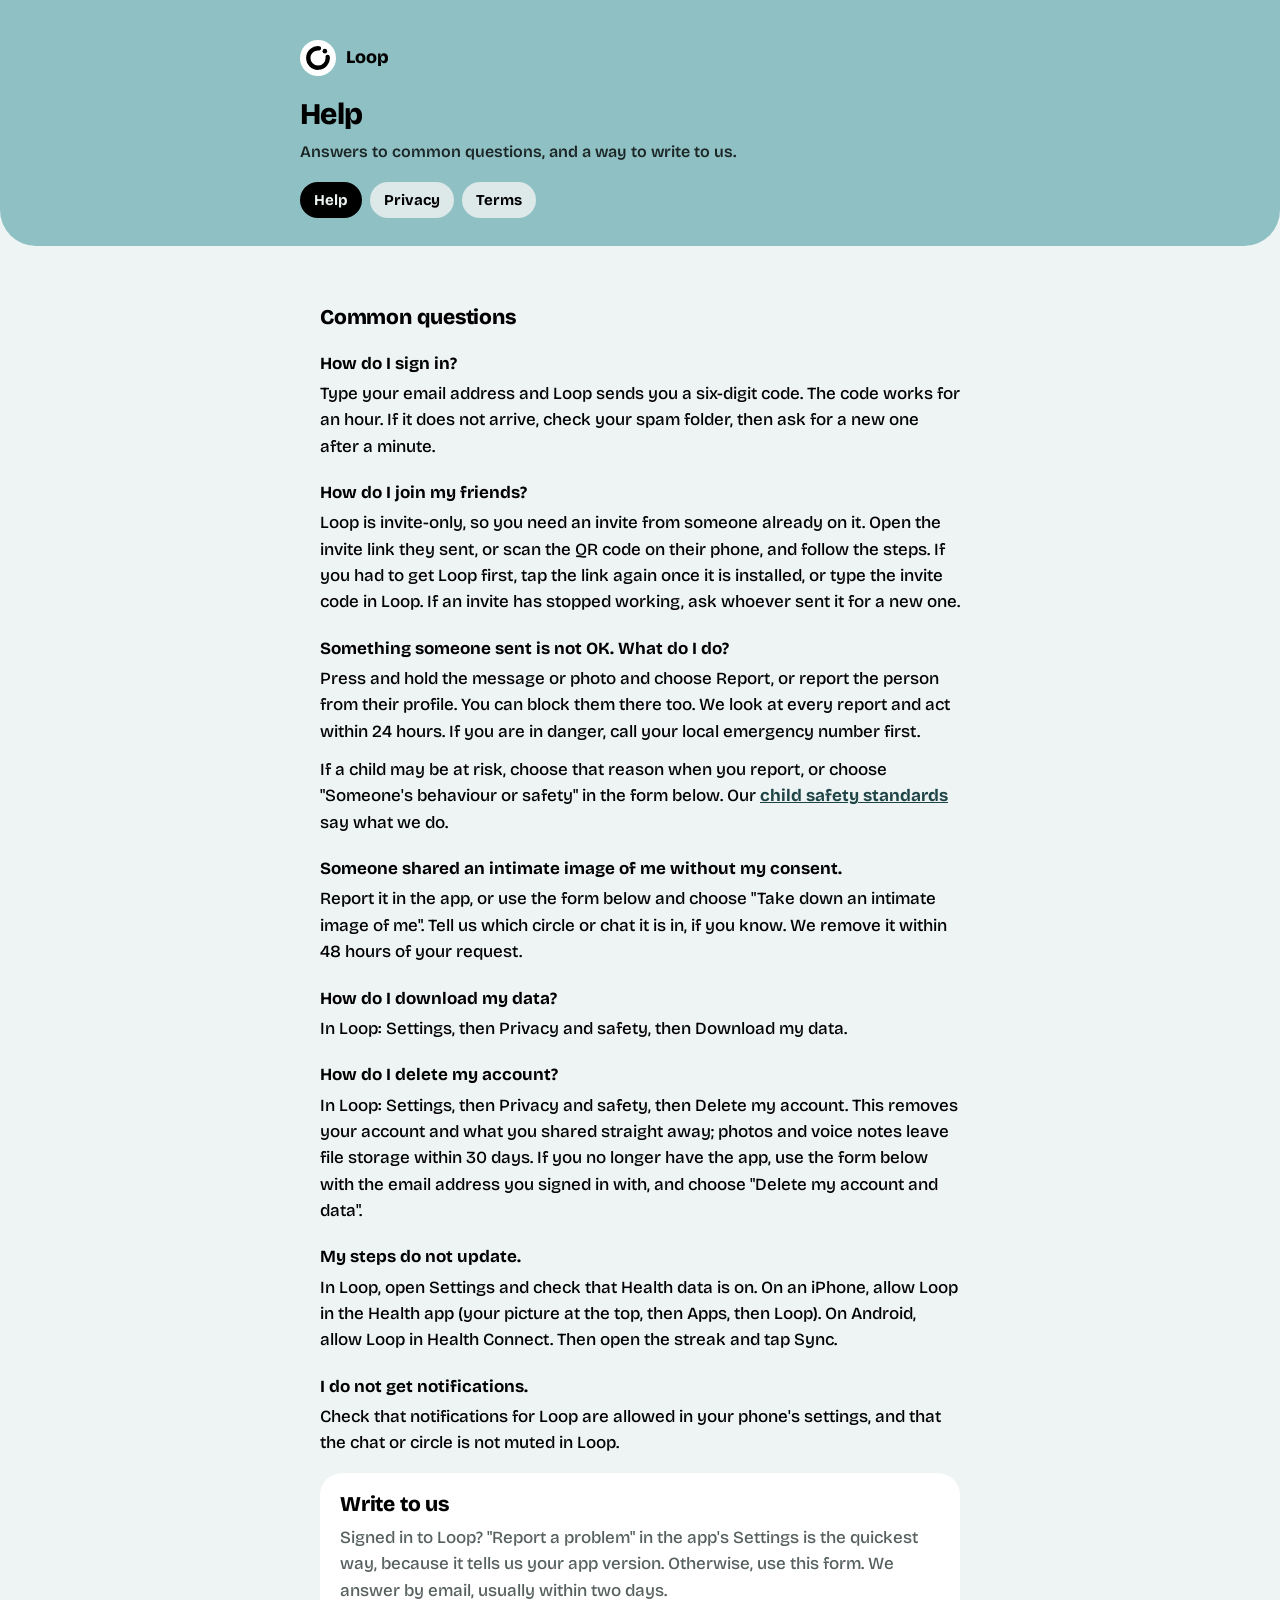
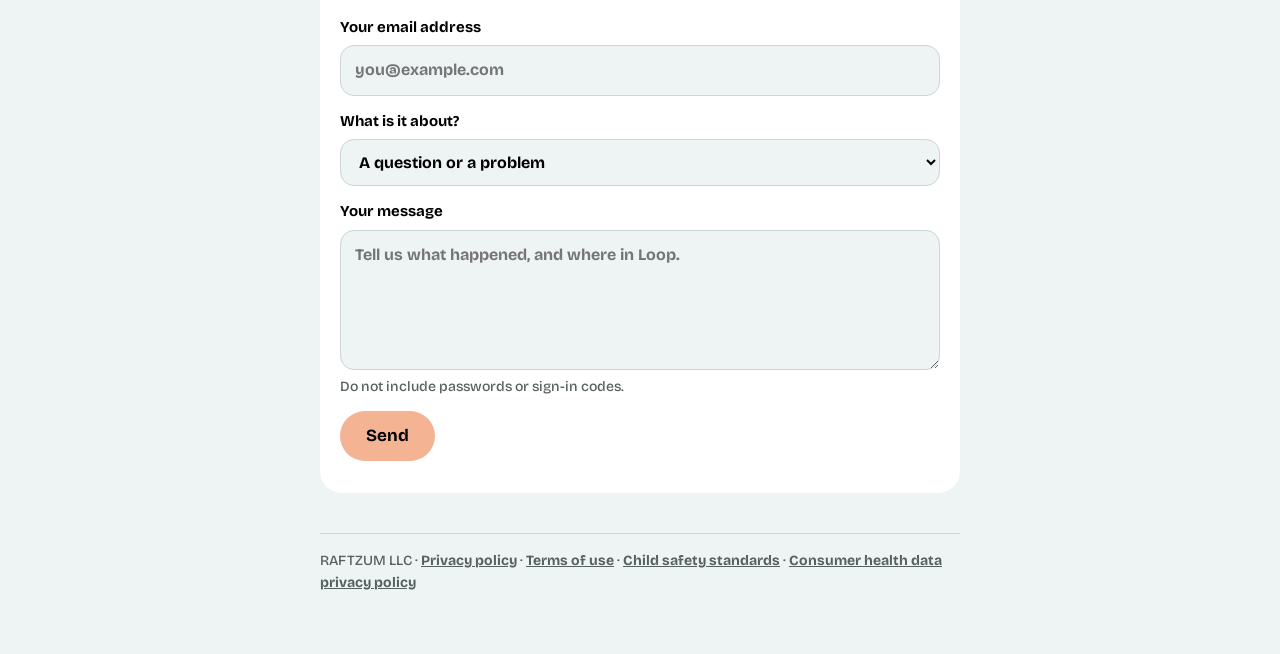
<file: loop/support/index.html>
<!doctype html>
<html lang="en">
<head>
<meta charset="utf-8">
<meta name="viewport" content="width=device-width, initial-scale=1">
<title>Loop help</title>
<meta name="description" content="Help with Loop, and a way to write to the people who run it.">
<link rel="preconnect" href="https://fonts.googleapis.com">
<link rel="preconnect" href="https://fonts.gstatic.com" crossorigin>
<link rel="stylesheet" href="https://fonts.googleapis.com/css2?family=Bricolage+Grotesque:opsz,wght@12..96,500..800&display=swap">
<link rel="stylesheet" href="../site.css">
</head>
<body>
<header class="top">
  <a class="brand" href="../">
    <span class="disc" aria-hidden="true"><svg width="24" height="24" viewBox="0 0 96 96" fill="none" style="color: var(--mark)"><path d="M86.67 43.94A38.88 38.88 0 1 1 52.06 9.33" stroke="currentColor" stroke-width="17.28" stroke-linecap="round"/><circle cx="75.49" cy="20.51" r="9.12" fill="currentColor"/></svg></span>
    Loop
  </a>
  <h1>Help</h1>
  <p class="lede">Answers to common questions, and a way to write to us.</p>
  <nav class="pages" aria-label="Loop pages">
    <a href="./" aria-current="page">Help</a>
    <a href="../privacy/">Privacy</a>
    <a href="../terms/">Terms</a>
  </nav>
</header>
<main>
  <h2>Common questions</h2>

  <h3>How do I sign in?</h3>
  <p>Type your email address and Loop sends you a six-digit code. The code works for an hour. If it does not arrive, check your spam folder, then ask for a new one after a minute.</p>

  <h3>How do I join my friends?</h3>
  <p>Loop is invite-only, so you need an invite from someone already on it. Open the invite link they sent, or scan the QR code on their phone, and follow the steps. If you had to get Loop first, tap the link again once it is installed, or type the invite code in Loop. If an invite has stopped working, ask whoever sent it for a new one.</p>

  <h3>Something someone sent is not OK. What do I do?</h3>
  <p>Press and hold the message or photo and choose Report, or report the person from their profile. You can block them there too. We look at every report and act within 24 hours. If you are in danger, call your local emergency number first.</p>
  <p>If a child may be at risk, choose that reason when you report, or choose "Someone's behaviour or safety" in the form below. Our <a href="../child-safety/">child safety standards</a> say what we do.</p>

  <h3>Someone shared an intimate image of me without my consent.</h3>
  <p>Report it in the app, or use the form below and choose "Take down an intimate image of me". Tell us which circle or chat it is in, if you know. We remove it within 48 hours of your request.</p>

  <h3>How do I download my data?</h3>
  <p>In Loop: Settings, then Privacy and safety, then Download my data.</p>

  <h3>How do I delete my account?</h3>
  <p>In Loop: Settings, then Privacy and safety, then Delete my account. This removes your account and what you shared straight away; photos and voice notes leave file storage within 30 days. If you no longer have the app, use the form below with the email address you signed in with, and choose "Delete my account and data".</p>

  <h3>My steps do not update.</h3>
  <p>In Loop, open Settings and check that Health data is on. On an iPhone, allow Loop in the Health app (your picture at the top, then Apps, then Loop). On Android, allow Loop in Health Connect. Then open the streak and tap Sync.</p>

  <h3>I do not get notifications.</h3>
  <p>Check that notifications for Loop are allowed in your phone's settings, and that the chat or circle is not muted in Loop.</p>

  <div class="panel" id="contact">
    <h2>Write to us</h2>
    <p class="muted">Signed in to Loop? "Report a problem" in the app's Settings is the quickest way, because it tells us your app version. Otherwise, use this form. We answer by email, usually within two days.</p>
    <form id="form" novalidate>
      <label>Your email address
        <input id="email" type="email" name="email" autocomplete="email" required maxlength="254" placeholder="you@example.com">
      </label>
      <label>What is it about?
        <select id="topic" name="topic" required>
          <option value="other">A question or a problem</option>
          <option value="safety">Someone's behaviour or safety</option>
          <option value="takedown">Take down an intimate image of me</option>
          <option value="delete">Delete my account and data</option>
          <option value="privacy">My data and privacy</option>
        </select>
      </label>
      <label>Your message
        <textarea id="message" name="message" required maxlength="4000" placeholder="Tell us what happened, and where in Loop."></textarea>
        <span class="hint">Do not include passwords or sign-in codes.</span>
      </label>
      <label class="trap" aria-hidden="true">Leave this empty <input id="website" type="text" name="website" tabindex="-1" autocomplete="off"></label>
      <button class="send" id="send" type="submit">Send</button>
      <p class="status" id="status" role="status" aria-live="polite"></p>
    </form>
  </div>

  <p class="foot">RAFTZUM LLC · <a href="../privacy/">Privacy policy</a> · <a href="../terms/">Terms of use</a> · <a href="../child-safety/">Child safety standards</a> · <a href="../health-data/">Consumer health data privacy policy</a></p>
</main>
<script>
  (function () {
    // Loop's public project address and public key (the same ones the app ships with). The message goes to the
    // database function send_contact_message, which checks it, limits how often it can be called and tells the
    // people who run Loop.
    var PROJECT = 'https://bvoaaoiigxajhiykgerq.supabase.co';
    var KEY = 'eyJhbGciOiJIUzI1NiIsInR5cCI6IkpXVCJ9.eyJpc3MiOiJzdXBhYmFzZSIsInJlZiI6ImJ2b2Fhb2lpZ3hhamhpeWtnZXJxIiwicm9sZSI6ImFub24iLCJpYXQiOjE3OTAxMTY4MzMsImV4cCI6MjEwNTY5MjgzM30.D3Gn3Jx97F8YBnBAOtmkyUA9IqycZarhiJ5EwwWc6pQ';
    var byId = function (id) { return document.getElementById(id); };
    var status = byId('status');
    var say = function (text, isError) {
      status.textContent = text;
      status.className = isError ? 'status error' : 'status';
    };
    var params = new URLSearchParams(location.search);
    var asked = params.get('topic');
    if (asked && byId('topic').querySelector('option[value="' + asked.replace(/[^a-z]/g, '') + '"]')) byId('topic').value = asked;

    byId('form').addEventListener('submit', function (event) {
      event.preventDefault();
      if (byId('website').value) return; // Filled only by bots.
      var email = byId('email').value.trim();
      var message = byId('message').value.trim();
      if (!/^[^\s@]+@[^\s@]+\.[^\s@]+$/.test(email)) { say('Type the email address we should answer.', true); byId('email').focus(); return; }
      if (!message) { say('Write a few words about what you need.', true); byId('message').focus(); return; }
      var button = byId('send');
      button.disabled = true;
      say('Sending…', false);
      fetch(PROJECT + '/rest/v1/rpc/send_contact_message', {
        method: 'POST',
        headers: { 'Content-Type': 'application/json', apikey: KEY, Authorization: 'Bearer ' + KEY },
        body: JSON.stringify({ p_email: email, p_topic: byId('topic').value, p_message: message })
      }).then(function (response) {
        if (response.ok) {
          byId('form').reset();
          say('Sent. We will answer at ' + email + '.', false);
          return;
        }
        return response.json().catch(function () { return {}; }).then(function (body) {
          var text = body && typeof body.message === 'string' && body.message.length < 200 ? body.message : 'That did not send. Try again in a moment.';
          say(text, true);
        });
      }, function () {
        say('That did not send. Check your connection and try again.', true);
      }).then(function () { button.disabled = false; });
    });
  })();
</script>
</body>
</html>
</file>
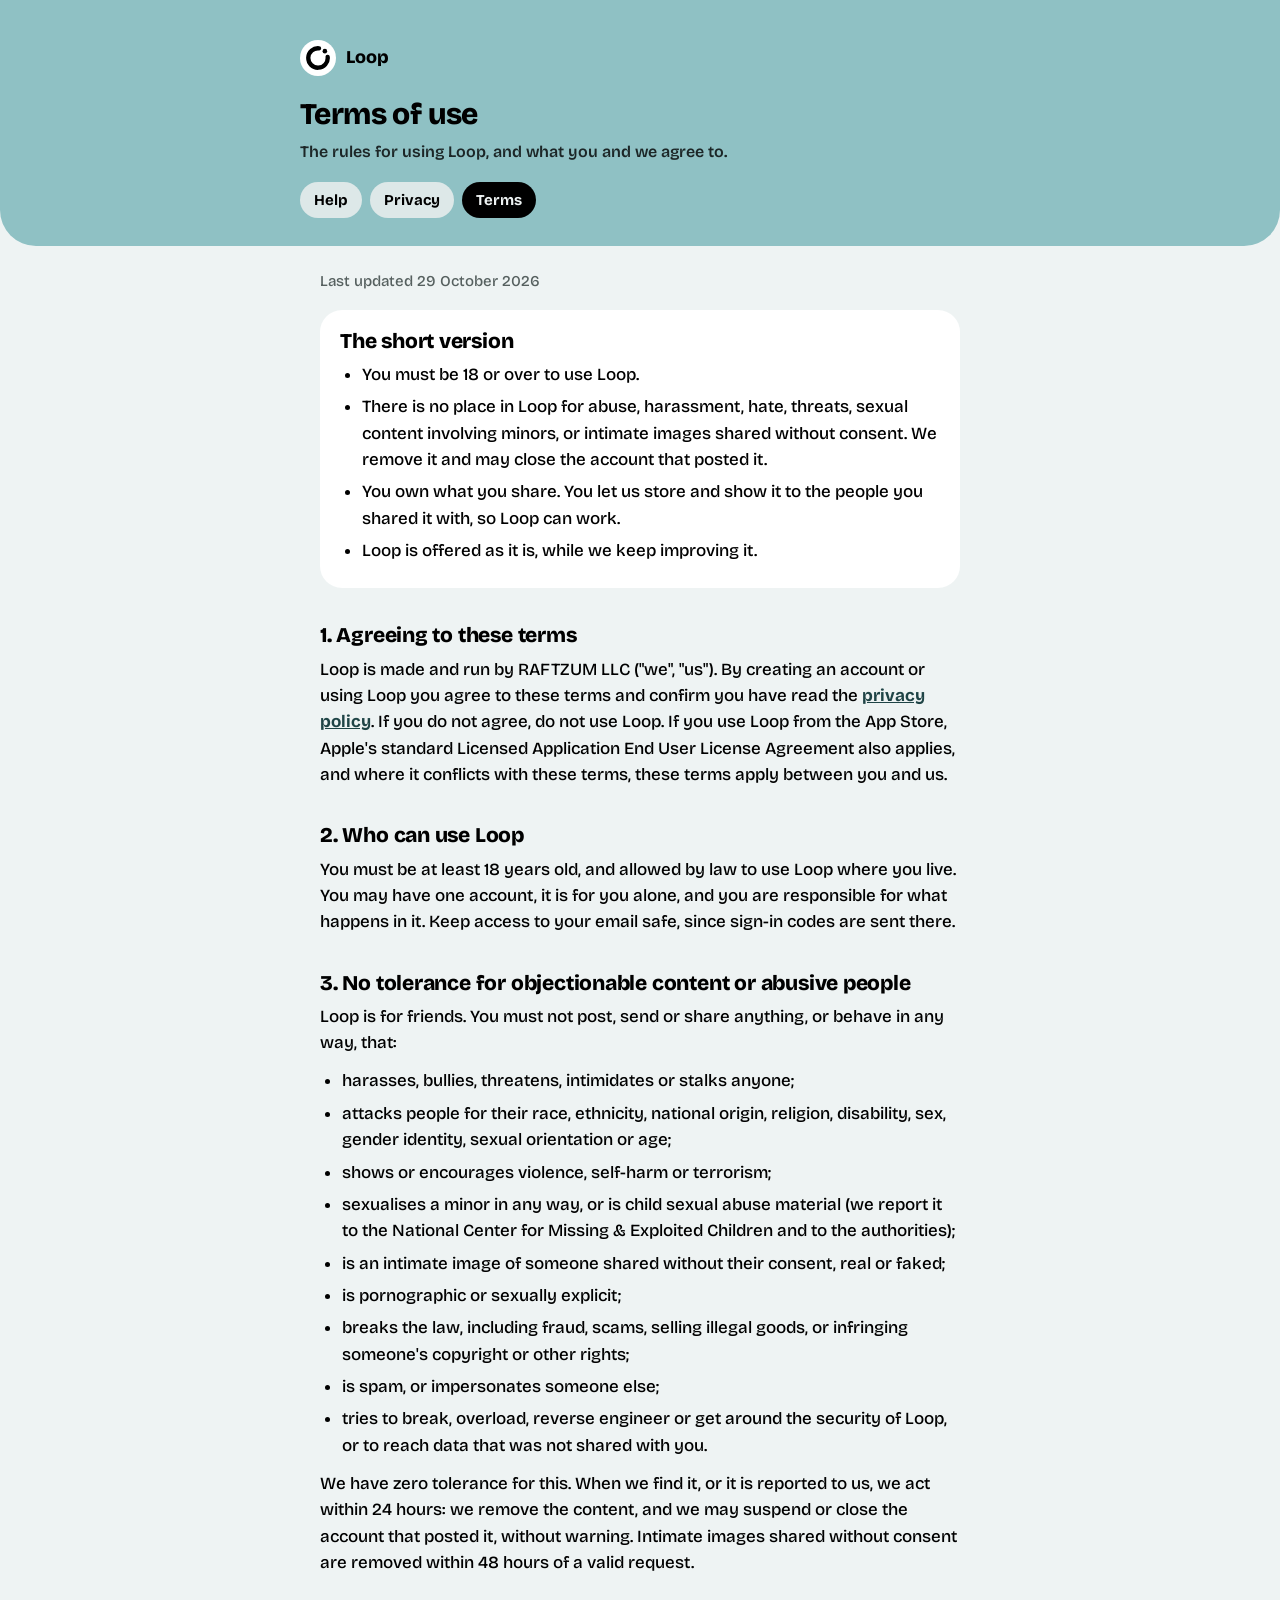
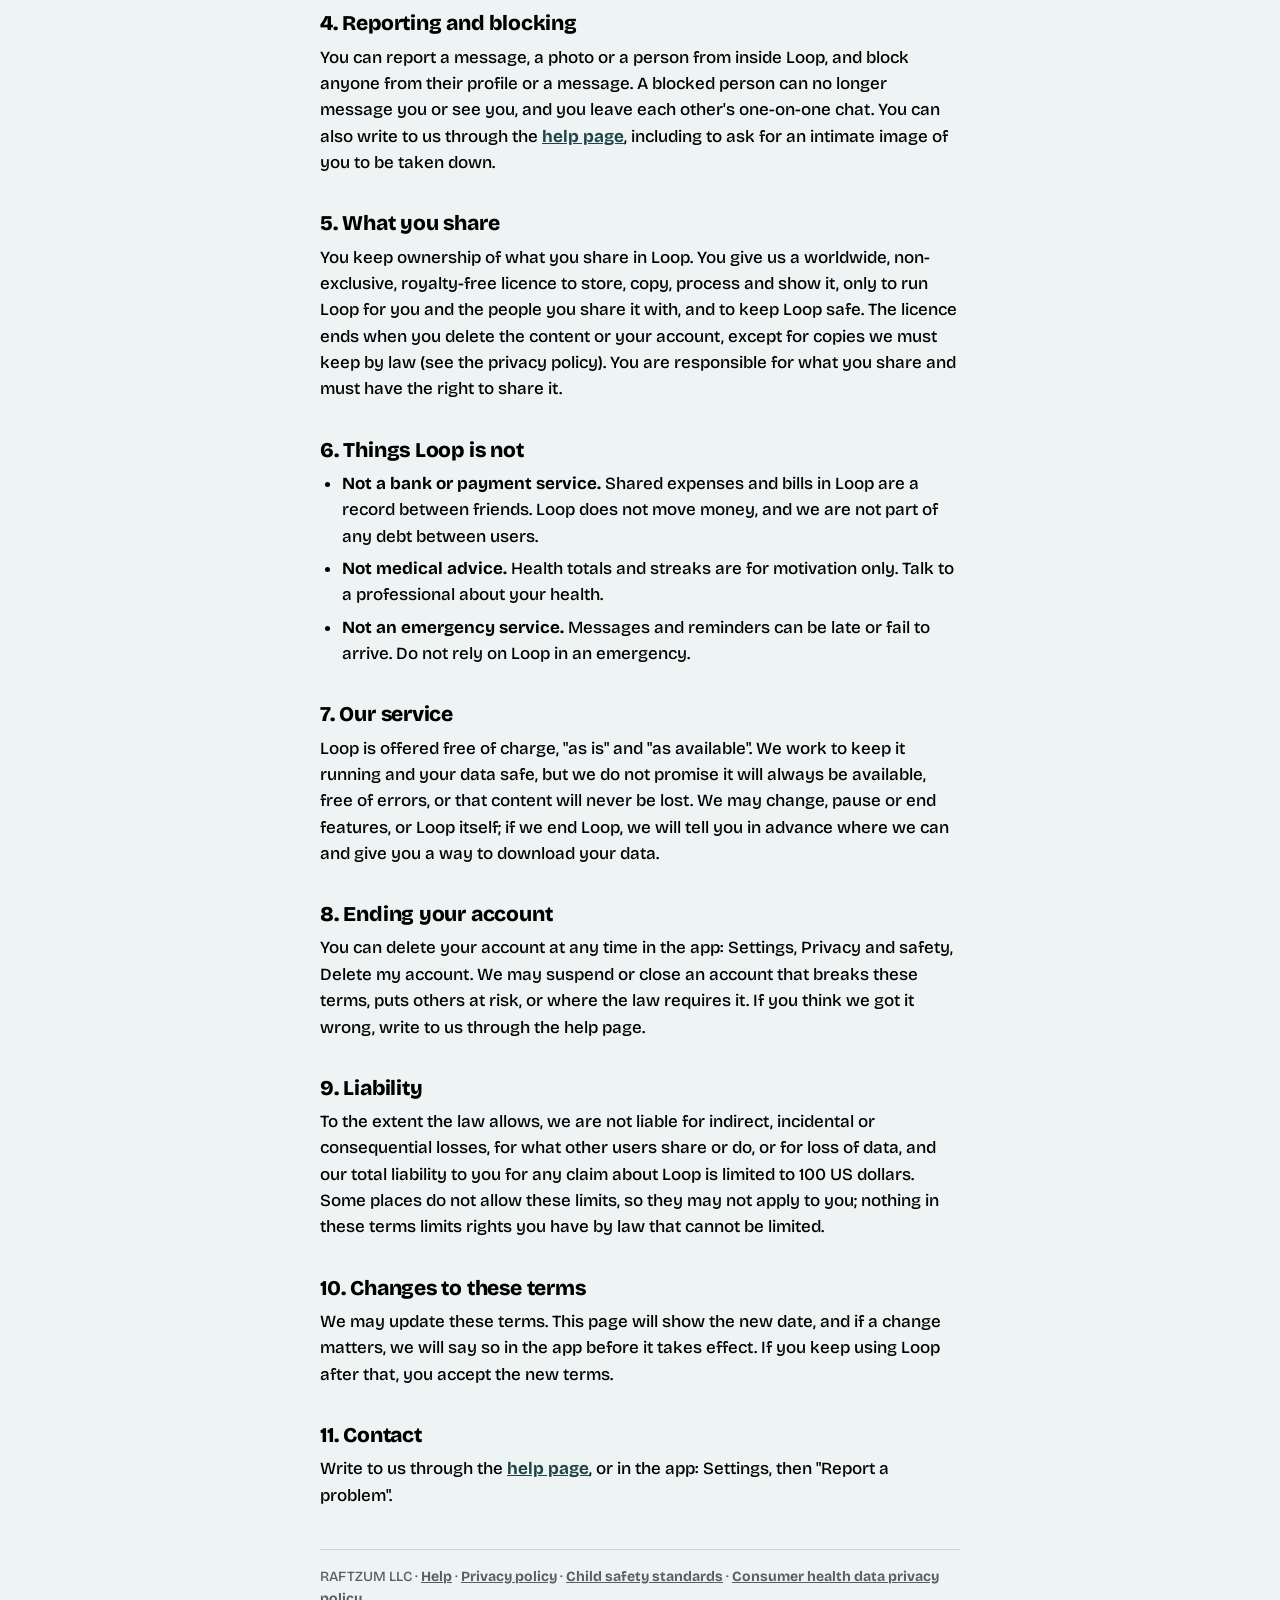
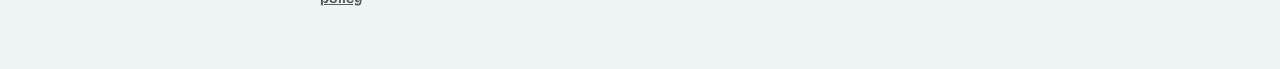
<file: loop/terms/index.html>
<!doctype html>
<html lang="en">
<head>
<meta charset="utf-8">
<meta name="viewport" content="width=device-width, initial-scale=1">
<title>Loop terms of use</title>
<meta name="description" content="The rules for using Loop, and what you and we agree to.">
<link rel="preconnect" href="https://fonts.googleapis.com">
<link rel="preconnect" href="https://fonts.gstatic.com" crossorigin>
<link rel="stylesheet" href="https://fonts.googleapis.com/css2?family=Bricolage+Grotesque:opsz,wght@12..96,500..800&display=swap">
<link rel="stylesheet" href="../site.css">
</head>
<body>
<header class="top">
  <a class="brand" href="../">
    <span class="disc" aria-hidden="true"><svg width="24" height="24" viewBox="0 0 96 96" fill="none" style="color: var(--mark)"><path d="M86.67 43.94A38.88 38.88 0 1 1 52.06 9.33" stroke="currentColor" stroke-width="17.28" stroke-linecap="round"/><circle cx="75.49" cy="20.51" r="9.12" fill="currentColor"/></svg></span>
    Loop
  </a>
  <h1>Terms of use</h1>
  <p class="lede">The rules for using Loop, and what you and we agree to.</p>
  <nav class="pages" aria-label="Loop pages">
    <a href="../support/">Help</a>
    <a href="../privacy/">Privacy</a>
    <a href="./" aria-current="page">Terms</a>
  </nav>
</header>
<main>
  <p class="date">Last updated 29 October 2026</p>

  <div class="panel">
    <h2>The short version</h2>
    <ul>
      <li>You must be 18 or over to use Loop.</li>
      <li>There is no place in Loop for abuse, harassment, hate, threats, sexual content involving minors, or intimate images shared without consent. We remove it and may close the account that posted it.</li>
      <li>You own what you share. You let us store and show it to the people you shared it with, so Loop can work.</li>
      <li>Loop is offered as it is, while we keep improving it.</li>
    </ul>
  </div>

  <h2>1. Agreeing to these terms</h2>
  <p>Loop is made and run by RAFTZUM LLC ("we", "us"). By creating an account or using Loop you agree to these terms and confirm you have read the <a href="../privacy/">privacy policy</a>. If you do not agree, do not use Loop. If you use Loop from the App Store, Apple's standard Licensed Application End User License Agreement also applies, and where it conflicts with these terms, these terms apply between you and us.</p>

  <h2>2. Who can use Loop</h2>
  <p>You must be at least 18 years old, and allowed by law to use Loop where you live. You may have one account, it is for you alone, and you are responsible for what happens in it. Keep access to your email safe, since sign-in codes are sent there.</p>

  <h2>3. No tolerance for objectionable content or abusive people</h2>
  <p>Loop is for friends. You must not post, send or share anything, or behave in any way, that:</p>
  <ul>
    <li>harasses, bullies, threatens, intimidates or stalks anyone;</li>
    <li>attacks people for their race, ethnicity, national origin, religion, disability, sex, gender identity, sexual orientation or age;</li>
    <li>shows or encourages violence, self-harm or terrorism;</li>
    <li>sexualises a minor in any way, or is child sexual abuse material (we report it to the National Center for Missing &amp; Exploited Children and to the authorities);</li>
    <li>is an intimate image of someone shared without their consent, real or faked;</li>
    <li>is pornographic or sexually explicit;</li>
    <li>breaks the law, including fraud, scams, selling illegal goods, or infringing someone's copyright or other rights;</li>
    <li>is spam, or impersonates someone else;</li>
    <li>tries to break, overload, reverse engineer or get around the security of Loop, or to reach data that was not shared with you.</li>
  </ul>
  <p>We have zero tolerance for this. When we find it, or it is reported to us, we act within 24 hours: we remove the content, and we may suspend or close the account that posted it, without warning. Intimate images shared without consent are removed within 48 hours of a valid request.</p>

  <h2>4. Reporting and blocking</h2>
  <p>You can report a message, a photo or a person from inside Loop, and block anyone from their profile or a message. A blocked person can no longer message you or see you, and you leave each other's one-on-one chat. You can also write to us through the <a href="../support/">help page</a>, including to ask for an intimate image of you to be taken down.</p>

  <h2>5. What you share</h2>
  <p>You keep ownership of what you share in Loop. You give us a worldwide, non-exclusive, royalty-free licence to store, copy, process and show it, only to run Loop for you and the people you share it with, and to keep Loop safe. The licence ends when you delete the content or your account, except for copies we must keep by law (see the privacy policy). You are responsible for what you share and must have the right to share it.</p>

  <h2>6. Things Loop is not</h2>
  <ul>
    <li><strong>Not a bank or payment service.</strong> Shared expenses and bills in Loop are a record between friends. Loop does not move money, and we are not part of any debt between users.</li>
    <li><strong>Not medical advice.</strong> Health totals and streaks are for motivation only. Talk to a professional about your health.</li>
    <li><strong>Not an emergency service.</strong> Messages and reminders can be late or fail to arrive. Do not rely on Loop in an emergency.</li>
  </ul>

  <h2>7. Our service</h2>
  <p>Loop is offered free of charge, "as is" and "as available". We work to keep it running and your data safe, but we do not promise it will always be available, free of errors, or that content will never be lost. We may change, pause or end features, or Loop itself; if we end Loop, we will tell you in advance where we can and give you a way to download your data.</p>

  <h2>8. Ending your account</h2>
  <p>You can delete your account at any time in the app: Settings, Privacy and safety, Delete my account. We may suspend or close an account that breaks these terms, puts others at risk, or where the law requires it. If you think we got it wrong, write to us through the help page.</p>

  <h2>9. Liability</h2>
  <p>To the extent the law allows, we are not liable for indirect, incidental or consequential losses, for what other users share or do, or for loss of data, and our total liability to you for any claim about Loop is limited to 100 US dollars. Some places do not allow these limits, so they may not apply to you; nothing in these terms limits rights you have by law that cannot be limited.</p>

  <h2>10. Changes to these terms</h2>
  <p>We may update these terms. This page will show the new date, and if a change matters, we will say so in the app before it takes effect. If you keep using Loop after that, you accept the new terms.</p>

  <h2>11. Contact</h2>
  <p>Write to us through the <a href="../support/">help page</a>, or in the app: Settings, then "Report a problem".</p>

  <p class="foot">RAFTZUM LLC · <a href="../support/">Help</a> · <a href="../privacy/">Privacy policy</a> · <a href="../child-safety/">Child safety standards</a> · <a href="../health-data/">Consumer health data privacy policy</a></p>
</main>
</body>
</html>
</file>
<file: loop/site.css>
/* The Loop pages: help, privacy and terms. The invite page's teal-and-peach tokens, set for reading. */
:root {
  --page: #EEF3F3; --panel: #FFFFFF; --hero: #8FC1C4; --on-hero: #000000; --tint: #DDE8E8;
  --text: #000000; --muted: #56605F; --line: #C9D6D6; --peach: #F4B393; --on-peach: #000000;
  --disc: #FFFFFF; --mark: #000000; --error: #B3261E; --link: #1F4446;
}
@media (prefers-color-scheme: dark) {
  :root {
    --page: #101515; --panel: #1C2323; --hero: #1F4446; --on-hero: #FFFFFF; --tint: #2A3434;
    --text: #FFFFFF; --muted: #A3B1B0; --line: #34403F; --disc: #1C2323; --mark: #FFFFFF; --error: #F2B8B5;
    --link: #8FC1C4; color-scheme: dark;
  }
}
* { box-sizing: border-box; }
body { margin: 0; background: var(--page); color: var(--text); font: 500 17px/1.55 'Bricolage Grotesque', system-ui, sans-serif; }
.top { background: var(--hero); color: var(--on-hero); border-radius: 0 0 36px 36px; padding: 40px 20px 28px; }
.top > * { max-width: 680px; margin-left: auto; margin-right: auto; }
.brand { display: flex; align-items: center; gap: 10px; font-weight: 800; font-size: 18px; color: inherit; text-decoration: none; }
.brand .disc { width: 36px; height: 36px; border-radius: 50%; background: var(--disc); display: grid; place-items: center; }
h1 { font-size: 30px; font-weight: 800; line-height: 1.12; letter-spacing: -0.02em; margin: 22px auto 0; text-wrap: balance; }
.lede { margin-top: 8px; font-size: 16px; font-weight: 600; opacity: 0.8; }
nav.pages { display: flex; flex-wrap: wrap; gap: 8px; margin-top: 18px; }
nav.pages a { display: inline-flex; align-items: center; height: 36px; padding: 0 14px; border-radius: 18px; background: var(--tint);
  color: var(--text); text-decoration: none; font-size: 15px; font-weight: 700; }
nav.pages a[aria-current="page"] { background: var(--text); color: var(--page); }
main { max-width: 680px; margin: 0 auto; padding: 24px 20px 48px; }
h2 { font-size: 21px; font-weight: 800; line-height: 1.25; letter-spacing: -0.01em; margin: 34px 0 8px; }
h3 { font-size: 17px; font-weight: 700; margin: 20px 0 4px; }
p { margin: 0 0 12px; }
ul, ol { margin: 0 0 12px; padding-left: 22px; }
li { margin-bottom: 6px; }
strong { font-weight: 700; }
.muted, .date { color: var(--muted); }
.date { font-size: 15px; }
.panel { background: var(--panel); border-radius: 22px; padding: 18px 20px; margin: 16px 0; }
.panel > :last-child { margin-bottom: 0; }
.panel h2:first-child, .panel h3:first-child { margin-top: 0; }
a { color: var(--link); font-weight: 700; }
a:focus-visible, button:focus-visible, input:focus-visible, select:focus-visible, textarea:focus-visible {
  outline: 2px solid var(--text); outline-offset: 3px; }
.foot { margin-top: 40px; padding-top: 16px; border-top: 1px solid var(--line); font-size: 14px; color: var(--muted); }
.foot a { color: inherit; }

/* The contact form on the help page. */
form { display: flex; flex-direction: column; gap: 14px; }
label { display: flex; flex-direction: column; gap: 6px; font-size: 15px; font-weight: 700; }
input, select, textarea { font: inherit; font-size: 16px; color: var(--text); background: var(--page); border: 1px solid var(--line);
  border-radius: 14px; padding: 12px 14px; width: 100%; }
textarea { min-height: 140px; resize: vertical; }
.hint { font-size: 14px; font-weight: 500; color: var(--muted); }
button.send { align-self: flex-start; height: 50px; padding: 0 26px; border: 0; border-radius: 25px; background: var(--peach);
  color: var(--on-peach); font: inherit; font-size: 17px; font-weight: 700; cursor: pointer; }
button.send[disabled] { opacity: 0.6; cursor: default; }
.status { font-size: 15px; font-weight: 700; margin: 0; }
.status.error { color: var(--error); }
.trap { position: absolute; left: -10000px; width: 1px; height: 1px; overflow: hidden; }
[hidden] { display: none !important; }
</file>
